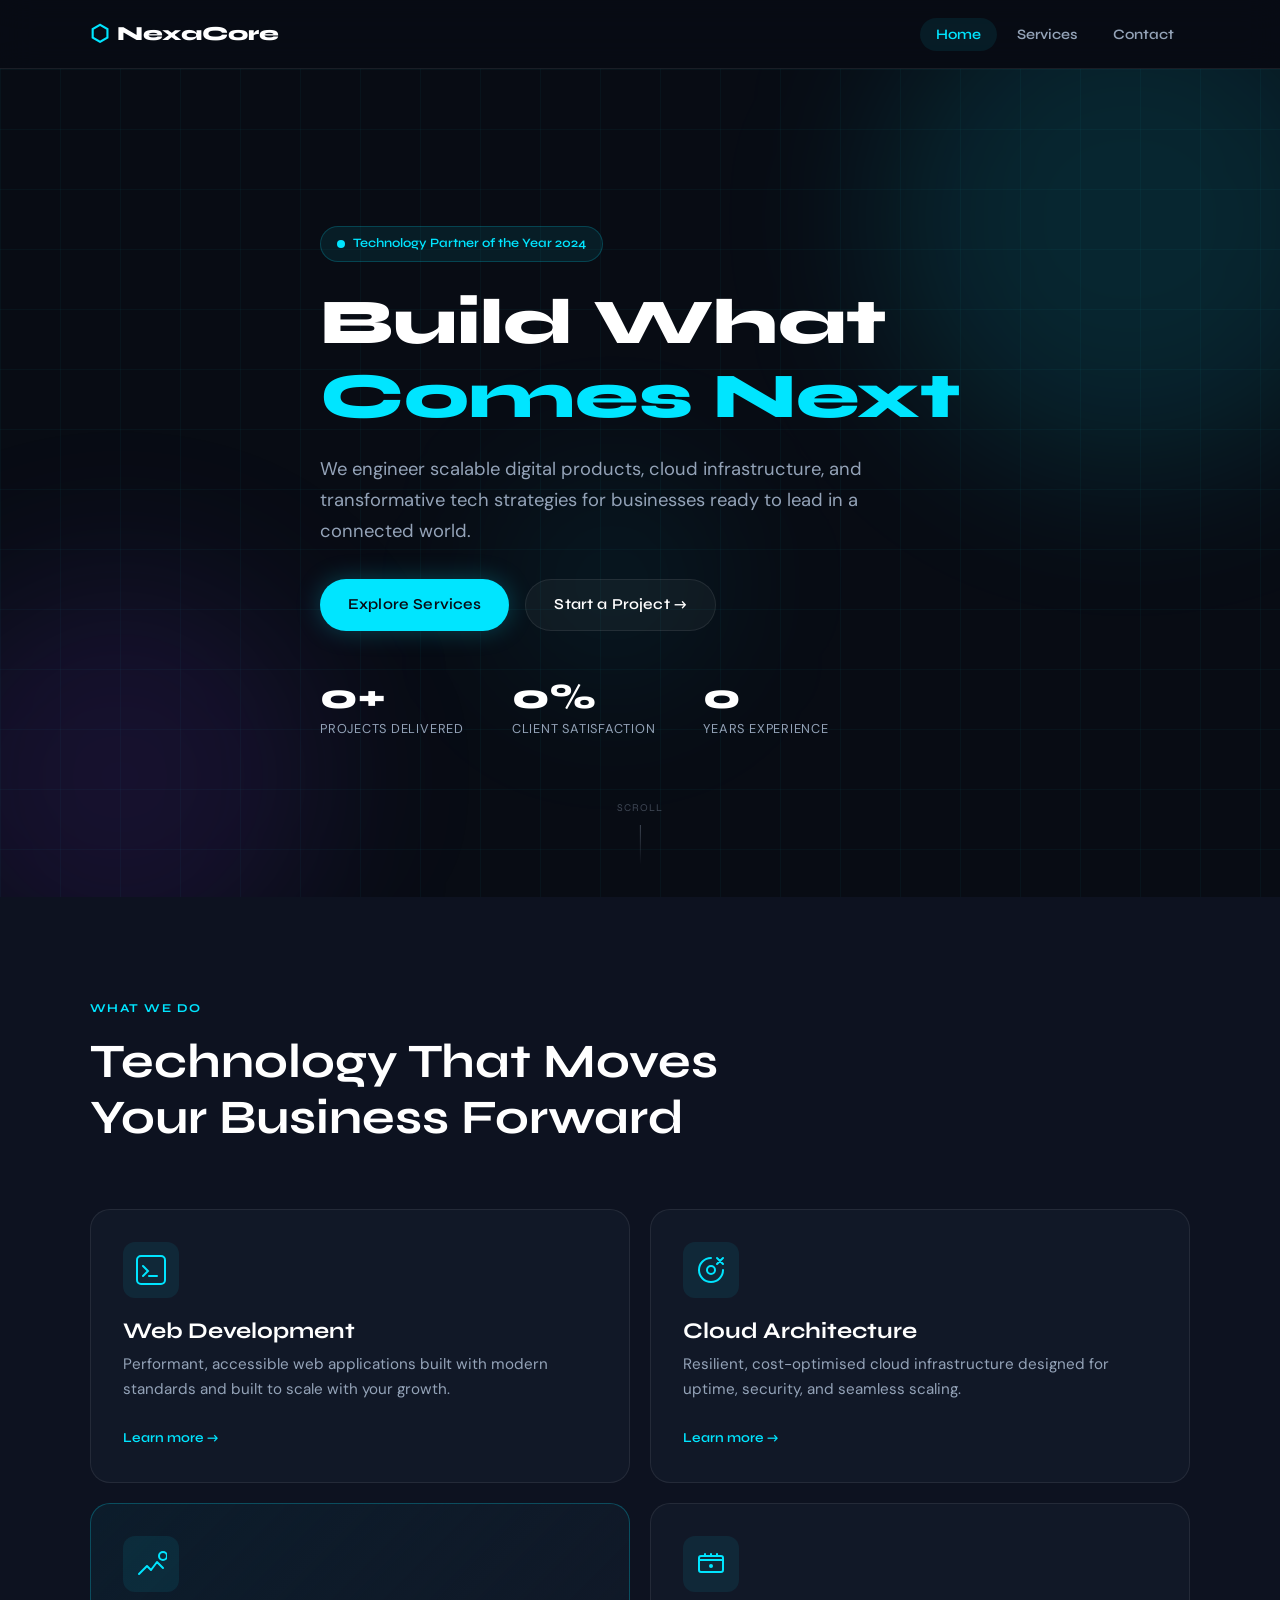
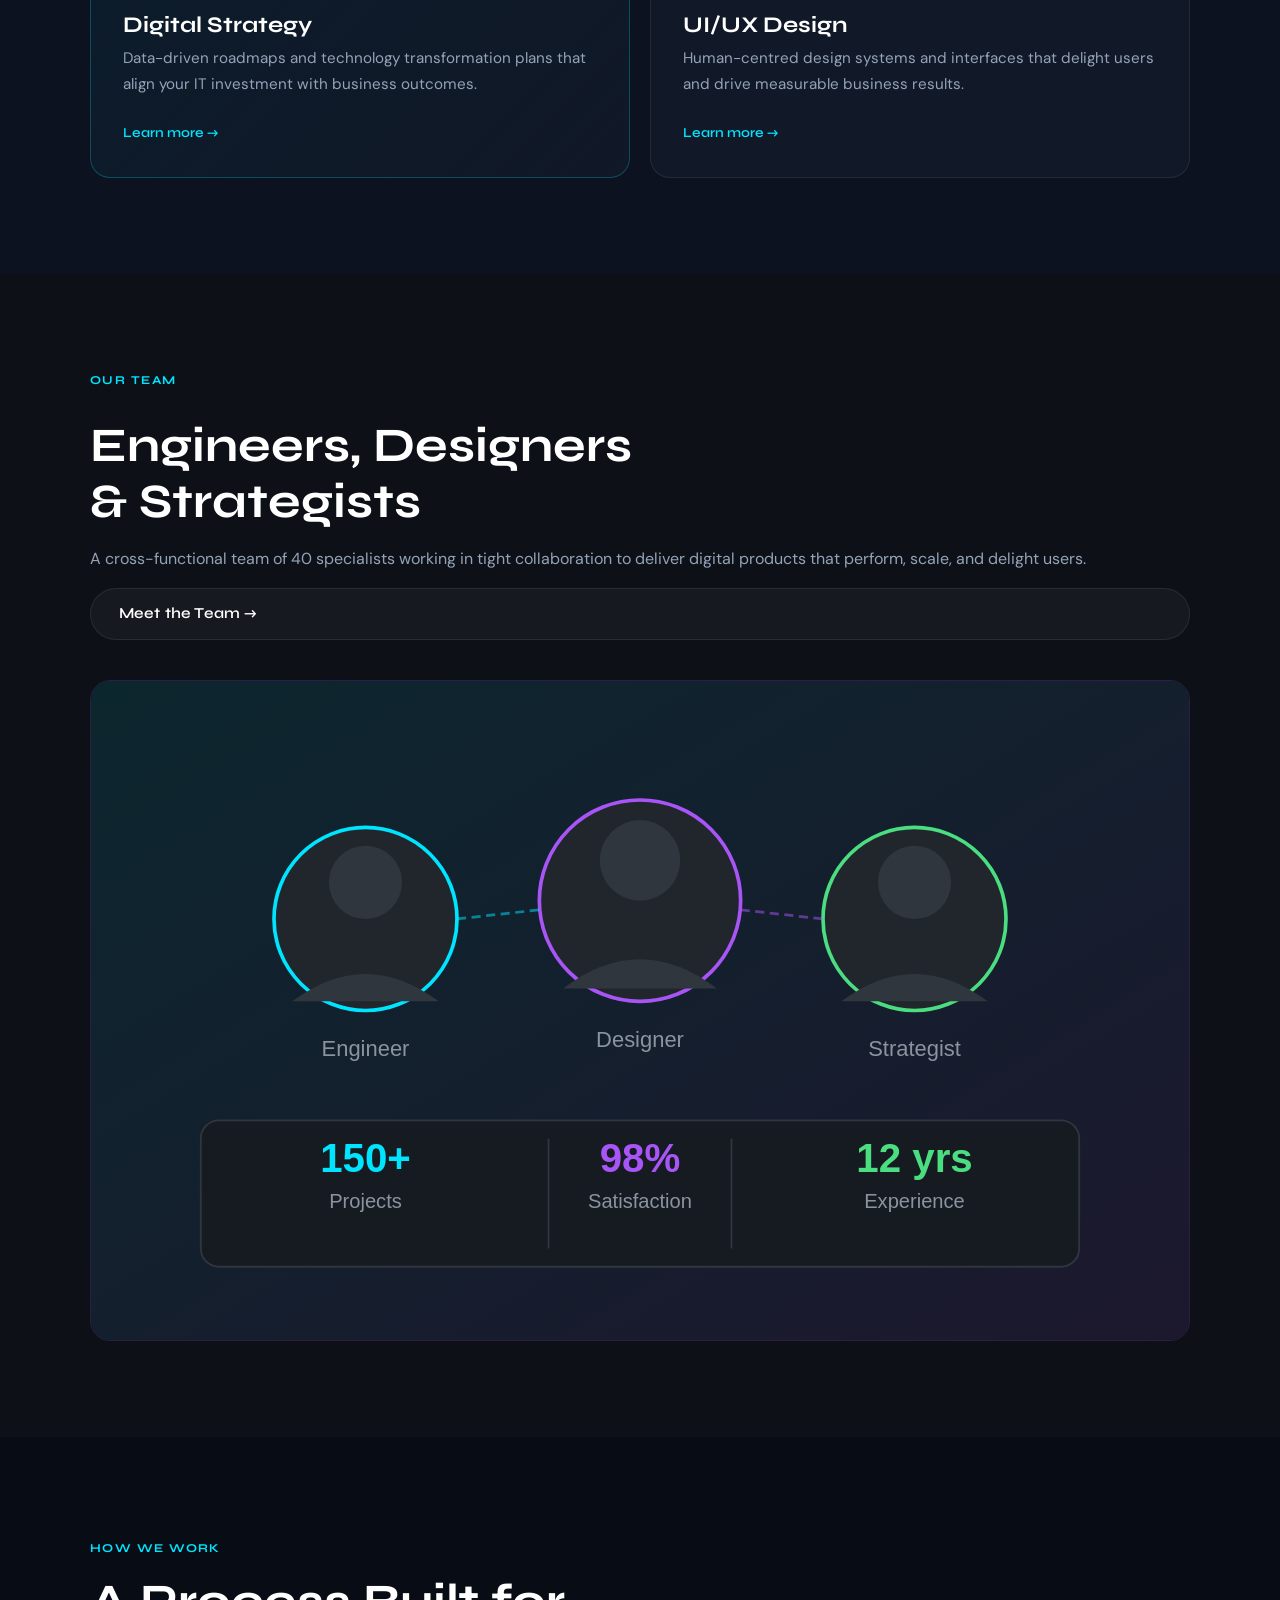
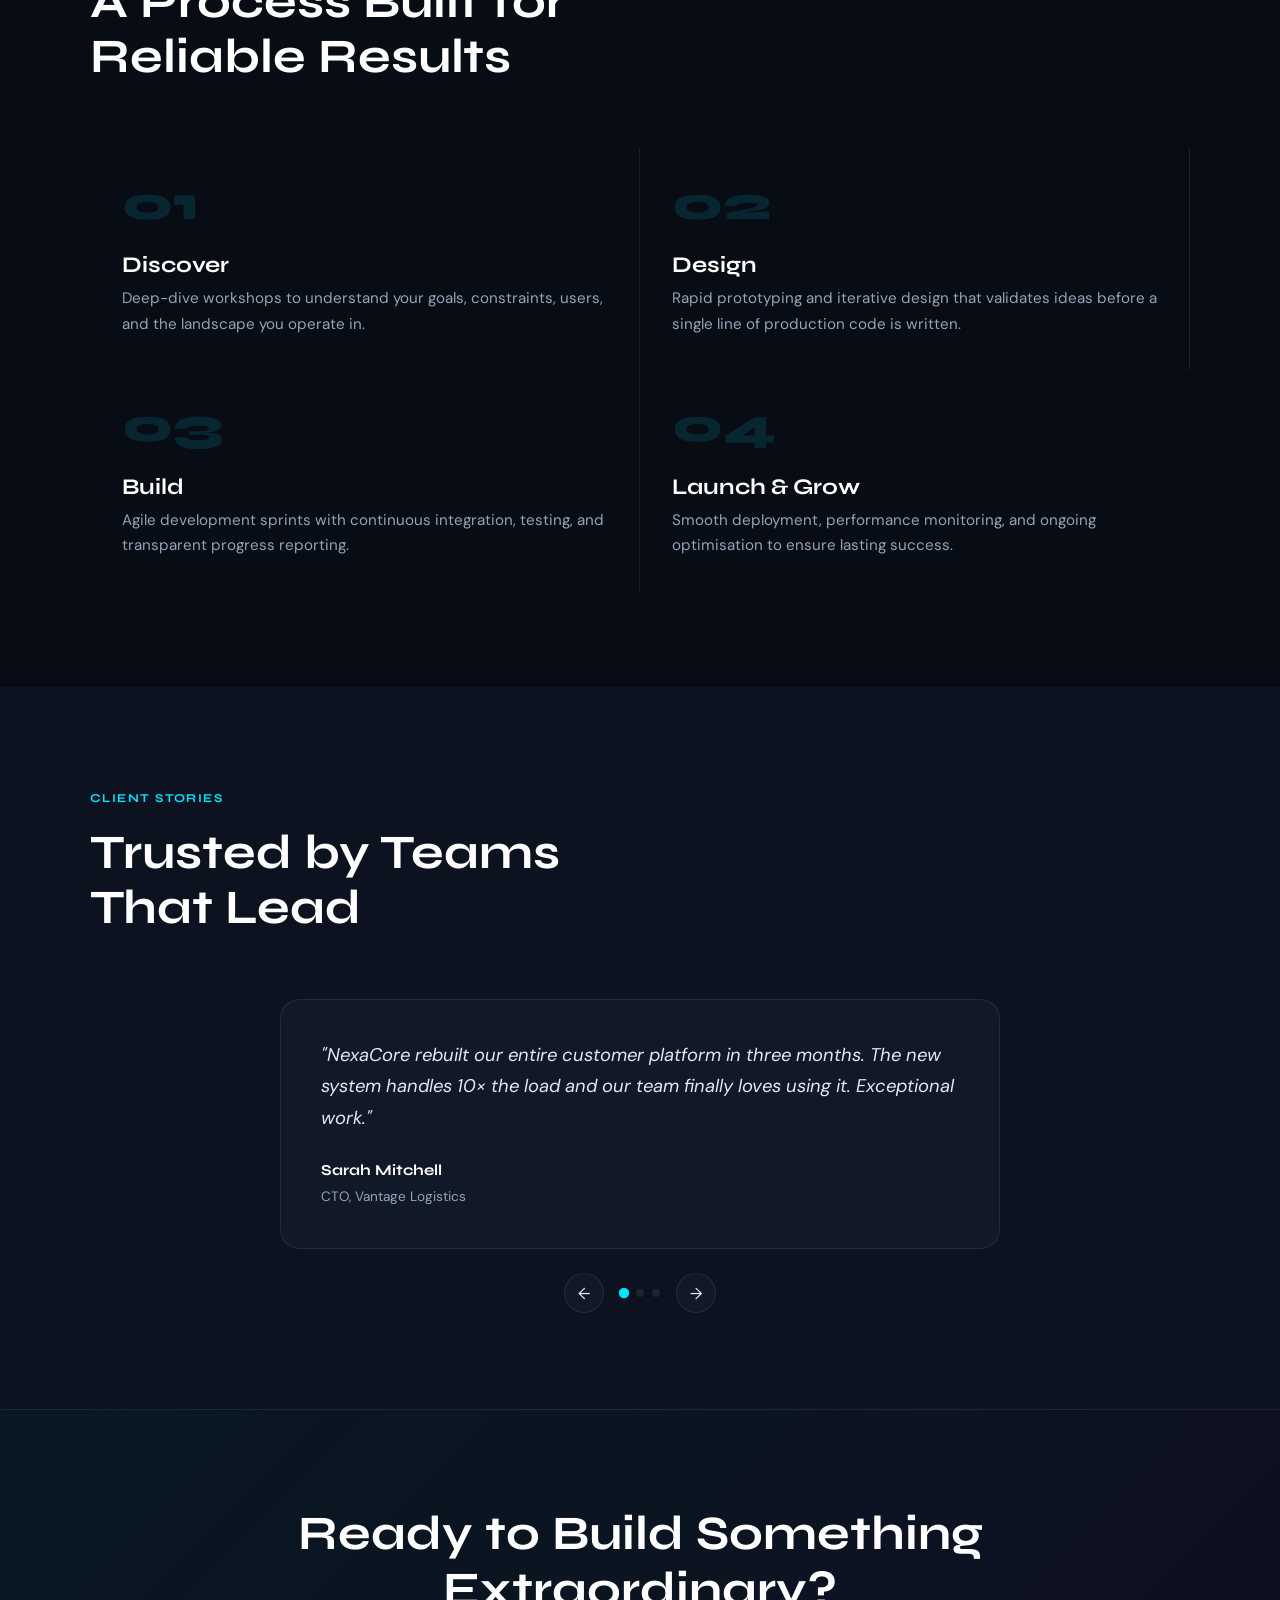
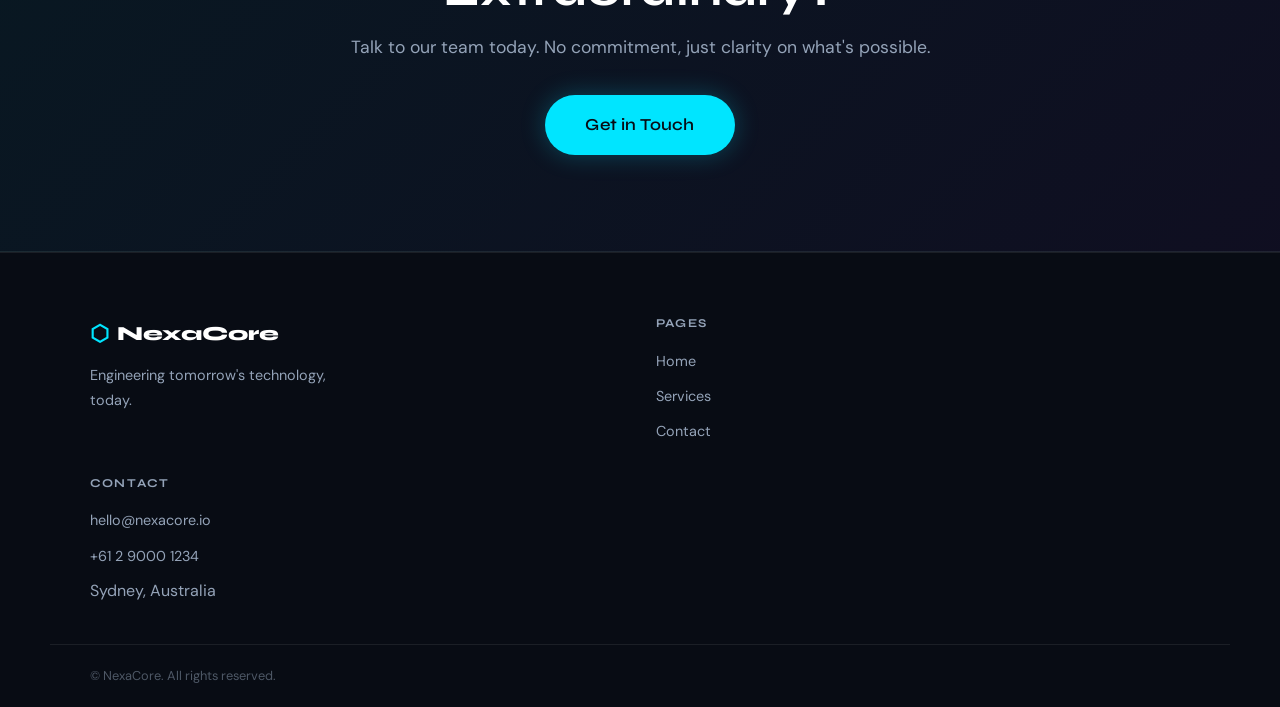
<file: index.html>
<!DOCTYPE html>
<html lang="en">
<head>
  <meta charset="UTF-8" />
  <meta name="viewport" content="width=device-width, initial-scale=1.0" />
  <title>NexaCore — Future-Ready Technology Solutions</title>
  <meta name="description" content="NexaCore delivers cutting-edge technology solutions for businesses ready to scale. Web development, cloud architecture, and digital transformation." />
  <link rel="stylesheet" href="css/style.css" />
  <link rel="preconnect" href="https://fonts.googleapis.com" />
  <link rel="preconnect" href="https://fonts.gstatic.com" crossorigin />
  <link href="https://fonts.googleapis.com/css2?family=Syne:wght@400;600;700;800&family=DM+Sans:ital,wght@0,300;0,400;0,500;1,300&display=swap" rel="stylesheet" />
</head>
<body>

  <!-- Skip to main content for accessibility -->
  <a href="#main-content" class="skip-link">Skip to main content</a>

  <!-- HEADER / NAV -->
  <header class="site-header" role="banner">
    <nav class="navbar" role="navigation" aria-label="Main navigation">
      <a href="index.html" class="logo" aria-label="NexaCore Home">
        <span class="logo-mark" aria-hidden="true">⬡</span>
        <span class="logo-text">NexaCore</span>
      </a>

      <button class="nav-toggle" id="navToggle" aria-controls="navMenu" aria-expanded="false" aria-label="Toggle navigation menu">
        <span class="hamburger" aria-hidden="true"></span>
        <span class="hamburger" aria-hidden="true"></span>
        <span class="hamburger" aria-hidden="true"></span>
      </button>

      <ul class="nav-links" id="navMenu" role="list">
        <li><a href="index.html" class="nav-link active" aria-current="page">Home</a></li>
        <li><a href="services.html" class="nav-link">Services</a></li>
        <li><a href="contact.html" class="nav-link">Contact</a></li>
      </ul>
    </nav>
  </header>

  <!-- MAIN CONTENT -->
  <main id="main-content">

    <!-- HERO SECTION -->
    <section class="hero" aria-labelledby="hero-heading">
      <div class="hero-bg" aria-hidden="true">
        <div class="grid-lines"></div>
        <div class="orb orb-1"></div>
        <div class="orb orb-2"></div>
        <div class="orb orb-3"></div>
      </div>
      <div class="container hero-content">
        <div class="hero-badge" aria-label="Award: Technology Partner of the Year 2024">
          <span class="badge-dot" aria-hidden="true"></span>
          Technology Partner of the Year 2024
        </div>
        <h1 id="hero-heading" class="hero-title">
          Build What<br/>
          <span class="text-accent">Comes Next</span>
        </h1>
        <p class="hero-subtitle">
          We engineer scalable digital products, cloud infrastructure, and transformative tech strategies for businesses ready to lead in a connected world.
        </p>
        <div class="hero-actions">
          <a href="services.html" class="btn btn-primary">Explore Services</a>
          <a href="contact.html" class="btn btn-ghost">Start a Project →</a>
        </div>
        <div class="hero-illustration">
          <img
            src="images/hero-illustration.svg"
            alt="NexaCore web application interface showing semantic HTML code, a browser mockup, and performance statistics dashboard"
            width="600"
            height="400"
            loading="eager"
            class="hero-img"
          />
        </div>
        <div class="hero-stats" role="list" aria-label="Company statistics">
          <div class="stat" role="listitem">
            <span class="stat-number" data-target="150" aria-label="150 plus projects delivered">0+</span>
            <span class="stat-label">Projects Delivered</span>
          </div>
          <div class="stat" role="listitem">
            <span class="stat-number" data-target="98" aria-label="98 percent client satisfaction">0%</span>
            <span class="stat-label">Client Satisfaction</span>
          </div>
          <div class="stat" role="listitem">
            <span class="stat-number" data-target="12" aria-label="12 years industry experience">0</span>
            <span class="stat-label">Years Experience</span>
          </div>
        </div>
      </div>
      <div class="scroll-indicator" aria-hidden="true">
        <span class="scroll-text">Scroll</span>
        <div class="scroll-line"></div>
      </div>
    </section>

    <!-- WHAT WE DO -->
    <section class="what-we-do" aria-labelledby="wwd-heading">
      <div class="container">
        <div class="section-header">
          <span class="section-tag">What We Do</span>
          <h2 id="wwd-heading">Technology That Moves<br/>Your Business Forward</h2>
        </div>
        <div class="services-grid" role="list">
          <article class="service-card" role="listitem" tabindex="0">
            <div class="card-icon" aria-hidden="true">
              <svg width="32" height="32" viewBox="0 0 32 32" fill="none" aria-hidden="true">
                <rect x="2" y="2" width="28" height="28" rx="4" stroke="currentColor" stroke-width="2"/>
                <path d="M8 12L13 17L8 22M14 22H22" stroke="currentColor" stroke-width="2" stroke-linecap="round"/>
              </svg>
            </div>
            <h3>Web Development</h3>
            <p>Performant, accessible web applications built with modern standards and built to scale with your growth.</p>
            <a href="services.html#web-dev" class="card-link" aria-label="Learn more about Web Development">Learn more →</a>
          </article>

          <article class="service-card" role="listitem" tabindex="0">
            <div class="card-icon" aria-hidden="true">
              <svg width="32" height="32" viewBox="0 0 32 32" fill="none" aria-hidden="true">
                <path d="M16 4C9.37 4 4 9.37 4 16C4 22.63 9.37 28 16 28C22.63 28 28 22.63 28 16" stroke="currentColor" stroke-width="2" stroke-linecap="round"/>
                <path d="M22 4L28 10M28 4L22 10" stroke="currentColor" stroke-width="2" stroke-linecap="round"/>
                <circle cx="16" cy="16" r="4" stroke="currentColor" stroke-width="2"/>
              </svg>
            </div>
            <h3>Cloud Architecture</h3>
            <p>Resilient, cost-optimised cloud infrastructure designed for uptime, security, and seamless scaling.</p>
            <a href="services.html#cloud" class="card-link" aria-label="Learn more about Cloud Architecture">Learn more →</a>
          </article>

          <article class="service-card featured" role="listitem" tabindex="0">
            <div class="card-icon" aria-hidden="true">
              <svg width="32" height="32" viewBox="0 0 32 32" fill="none" aria-hidden="true">
                <path d="M4 26L12 18L16 22L22 14L28 20" stroke="currentColor" stroke-width="2" stroke-linecap="round" stroke-linejoin="round"/>
                <circle cx="28" cy="8" r="4" stroke="currentColor" stroke-width="2"/>
              </svg>
            </div>
            <h3>Digital Strategy</h3>
            <p>Data-driven roadmaps and technology transformation plans that align your IT investment with business outcomes.</p>
            <a href="services.html#strategy" class="card-link" aria-label="Learn more about Digital Strategy">Learn more →</a>
          </article>

          <article class="service-card" role="listitem" tabindex="0">
            <div class="card-icon" aria-hidden="true">
              <svg width="32" height="32" viewBox="0 0 32 32" fill="none" aria-hidden="true">
                <rect x="4" y="8" width="24" height="16" rx="2" stroke="currentColor" stroke-width="2"/>
                <path d="M4 12H28M10 8V6M16 8V6M22 8V6" stroke="currentColor" stroke-width="2" stroke-linecap="round"/>
                <circle cx="16" cy="18" r="2" fill="currentColor"/>
              </svg>
            </div>
            <h3>UI/UX Design</h3>
            <p>Human-centred design systems and interfaces that delight users and drive measurable business results.</p>
            <a href="services.html#design" class="card-link" aria-label="Learn more about UI/UX Design">Learn more →</a>
          </article>
        </div>
      </div>
    </section>

    <!-- TEAM / ABOUT IMAGE SECTION -->
    <section class="about-img-section" aria-labelledby="about-img-heading">
      <div class="container about-img-inner">
        <div class="about-img-text">
          <span class="section-tag">Our Team</span>
          <h2 id="about-img-heading">Engineers, Designers<br/>& Strategists</h2>
          <p>A cross-functional team of 40 specialists working in tight collaboration to deliver digital products that perform, scale, and delight users.</p>
          <a href="contact.html" class="btn btn-ghost">Meet the Team →</a>
        </div>
        <figure class="about-img-figure">
          <img
            src="images/team-collaboration.svg"
            alt="Illustration of three NexaCore team members — an engineer, designer, and strategist — connected and collaborating, with company statistics showing 150 projects, 98% satisfaction, and 12 years experience"
            width="600"
            height="360"
            loading="lazy"
          />
          <figcaption class="sr-only">NexaCore team collaboration overview with key company statistics</figcaption>
        </figure>
      </div>
    </section>

    <!-- PROCESS SECTION -->
    <section class="process" aria-labelledby="process-heading">
      <div class="container">
        <div class="section-header">
          <span class="section-tag">How We Work</span>
          <h2 id="process-heading">A Process Built for<br/>Reliable Results</h2>
        </div>
        <ol class="process-steps" aria-label="Our 4-step process">
          <li class="process-step">
            <span class="step-number" aria-hidden="true">01</span>
            <div class="step-content">
              <h3>Discover</h3>
              <p>Deep-dive workshops to understand your goals, constraints, users, and the landscape you operate in.</p>
            </div>
          </li>
          <li class="process-step">
            <span class="step-number" aria-hidden="true">02</span>
            <div class="step-content">
              <h3>Design</h3>
              <p>Rapid prototyping and iterative design that validates ideas before a single line of production code is written.</p>
            </div>
          </li>
          <li class="process-step">
            <span class="step-number" aria-hidden="true">03</span>
            <div class="step-content">
              <h3>Build</h3>
              <p>Agile development sprints with continuous integration, testing, and transparent progress reporting.</p>
            </div>
          </li>
          <li class="process-step">
            <span class="step-number" aria-hidden="true">04</span>
            <div class="step-content">
              <h3>Launch &amp; Grow</h3>
              <p>Smooth deployment, performance monitoring, and ongoing optimisation to ensure lasting success.</p>
            </div>
          </li>
        </ol>
      </div>
    </section>

    <!-- TESTIMONIALS -->
    <section class="testimonials" aria-labelledby="testimonials-heading">
      <div class="container">
        <div class="section-header">
          <span class="section-tag">Client Stories</span>
          <h2 id="testimonials-heading">Trusted by Teams<br/>That Lead</h2>
        </div>
        <div class="testimonials-slider" role="region" aria-label="Client testimonials carousel">
          <div class="testimonial-track" id="testimonialTrack" aria-live="polite">

            <blockquote class="testimonial-card active" aria-label="Testimonial 1 of 3">
              <p>"NexaCore rebuilt our entire customer platform in three months. The new system handles 10× the load and our team finally loves using it. Exceptional work."</p>
              <footer>
                <cite>
                  <strong>Sarah Mitchell</strong>
                  <span>CTO, Vantage Logistics</span>
                </cite>
              </footer>
            </blockquote>

            <blockquote class="testimonial-card" aria-label="Testimonial 2 of 3">
              <p>"Their cloud migration strategy saved us $200k in the first year alone. The team's technical depth and communication made a complex project feel effortless."</p>
              <footer>
                <cite>
                  <strong>James Okafor</strong>
                  <span>VP Engineering, Crestline Finance</span>
                </cite>
              </footer>
            </blockquote>

            <blockquote class="testimonial-card" aria-label="Testimonial 3 of 3">
              <p>"From wireframes to launch in eight weeks. The attention to accessibility and performance set our product apart from every competitor we benchmarked against."</p>
              <footer>
                <cite>
                  <strong>Priya Nair</strong>
                  <span>Product Director, HealthLink</span>
                </cite>
              </footer>
            </blockquote>

          </div>
          <div class="testimonial-controls">
            <button class="testimonial-btn" id="prevTestimonial" aria-label="Previous testimonial">←</button>
            <div class="testimonial-dots" id="testimonialDots" role="tablist" aria-label="Testimonial navigation">
              <button class="dot active" role="tab" aria-selected="true" aria-label="Go to testimonial 1"></button>
              <button class="dot" role="tab" aria-selected="false" aria-label="Go to testimonial 2"></button>
              <button class="dot" role="tab" aria-selected="false" aria-label="Go to testimonial 3"></button>
            </div>
            <button class="testimonial-btn" id="nextTestimonial" aria-label="Next testimonial">→</button>
          </div>
        </div>
      </div>
    </section>

    <!-- CTA BANNER -->
    <section class="cta-banner" aria-labelledby="cta-heading">
      <div class="container">
        <h2 id="cta-heading">Ready to Build Something<br/>Extraordinary?</h2>
        <p>Talk to our team today. No commitment, just clarity on what's possible.</p>
        <a href="contact.html" class="btn btn-primary btn-lg">Get in Touch</a>
      </div>
    </section>

  </main>

  <!-- FOOTER -->
  <footer class="site-footer" role="contentinfo">
    <div class="container footer-inner">
      <div class="footer-brand">
        <a href="index.html" class="logo" aria-label="NexaCore Home">
          <span class="logo-mark" aria-hidden="true">⬡</span>
          <span class="logo-text">NexaCore</span>
        </a>
        <p>Engineering tomorrow's technology, today.</p>
      </div>
      <nav class="footer-nav" aria-label="Footer navigation">
        <h3>Pages</h3>
        <ul role="list">
          <li><a href="index.html">Home</a></li>
          <li><a href="services.html">Services</a></li>
          <li><a href="contact.html">Contact</a></li>
        </ul>
      </nav>
      <div class="footer-contact">
        <h3>Contact</h3>
        <address>
          <p><a href="mailto:hello@nexacore.io">hello@nexacore.io</a></p>
          <p><a href="tel:+61290001234">+61 2 9000 1234</a></p>
          <p>Sydney, Australia</p>
        </address>
      </div>
    </div>
    <div class="footer-bottom">
      <p>© <span id="footerYear"></span> NexaCore. All rights reserved.</p>
    </div>
  </footer>

  <!-- BACK TO TOP -->
  <button class="back-to-top" id="backToTop" aria-label="Back to top of page" hidden>↑</button>

  <!-- Modal -->
  <div class="modal-overlay" id="modalOverlay" role="dialog" aria-modal="true" aria-labelledby="modalTitle" aria-hidden="true">
    <div class="modal">
      <button class="modal-close" id="modalClose" aria-label="Close modal">×</button>
      <h2 id="modalTitle">Quick Connect</h2>
      <p>Drop your email and we'll reach out within 24 hours to discuss your project.</p>
      <form id="quickForm" novalidate aria-label="Quick contact form">
        <div class="form-group">
          <label for="quickEmail">Email Address <span aria-hidden="true">*</span><span class="sr-only">(required)</span></label>
          <input type="email" id="quickEmail" name="email" required autocomplete="email" aria-describedby="quickEmailError" placeholder="you@company.com" />
          <span class="field-error" id="quickEmailError" role="alert" aria-live="polite"></span>
        </div>
        <button type="submit" class="btn btn-primary" style="width:100%">Send →</button>
      </form>
    </div>
  </div>

  <script src="js/main.js"></script>
</body>
</html>
</file>
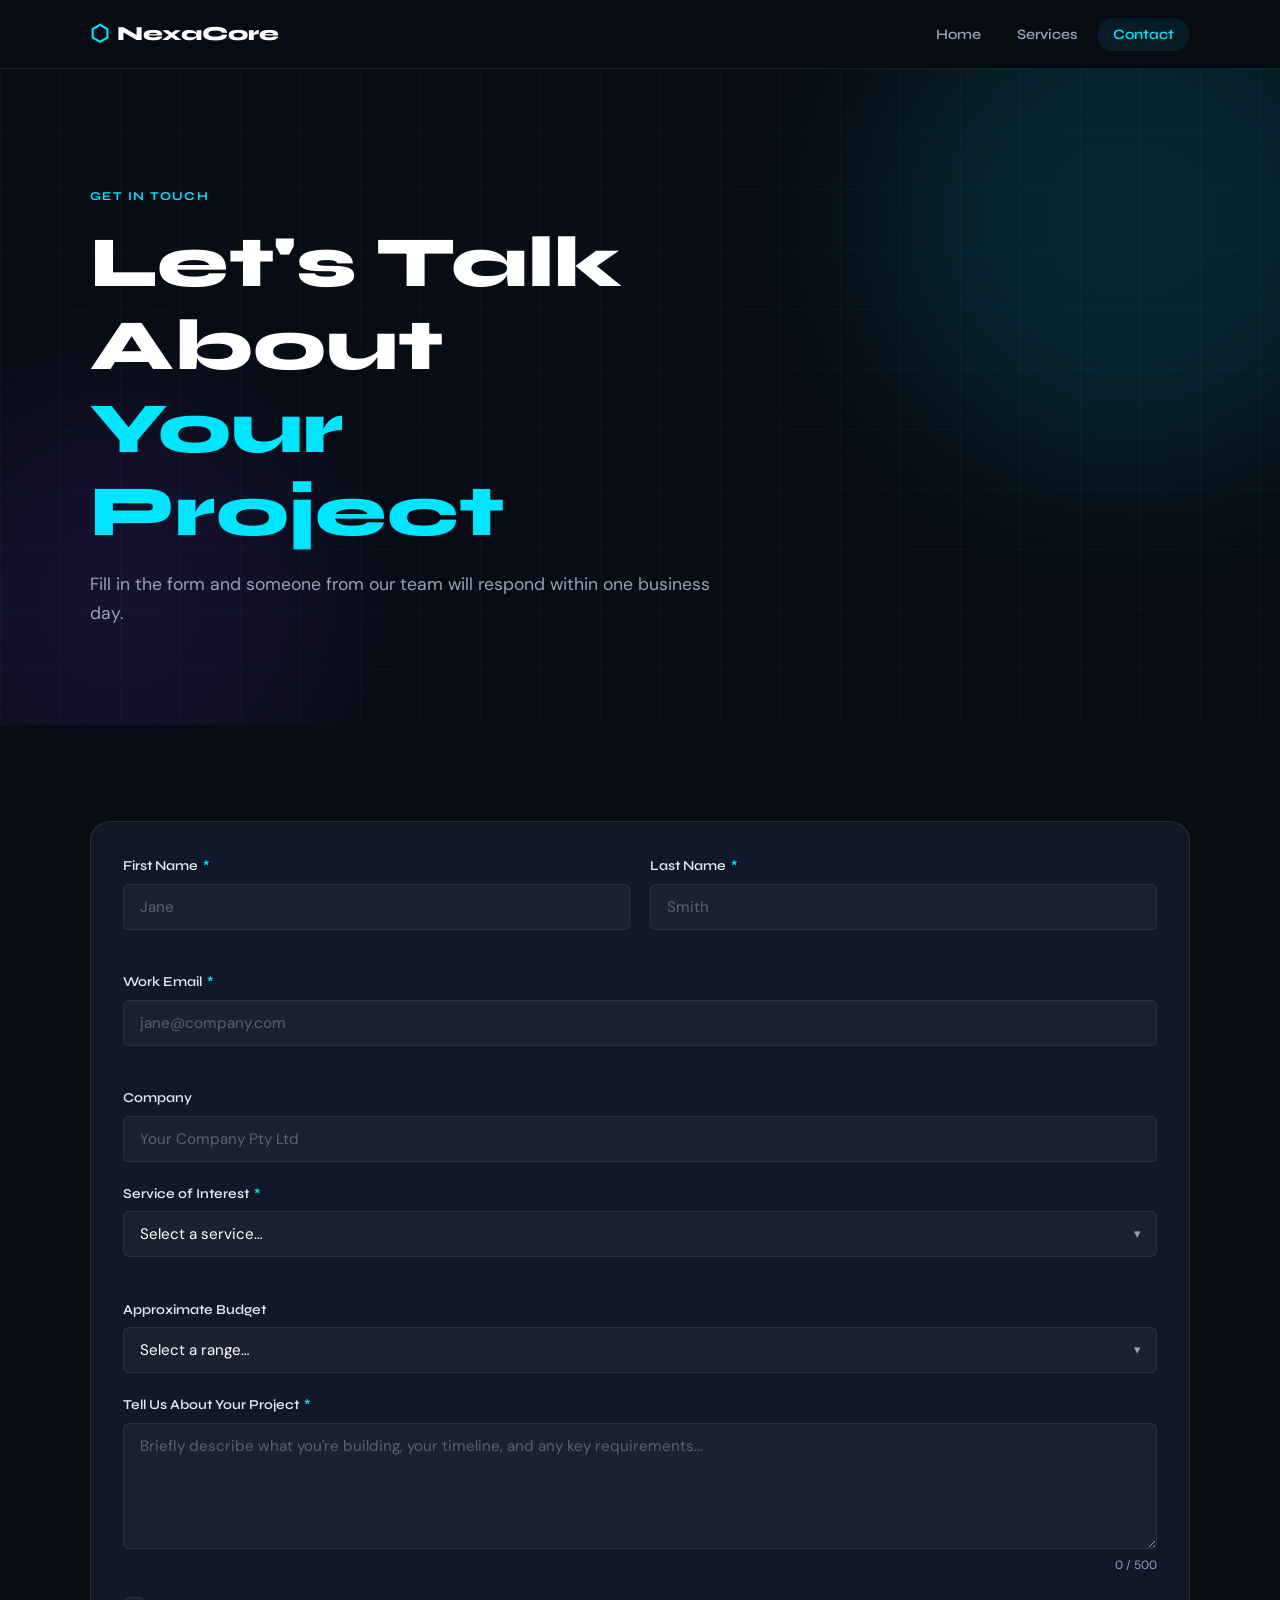
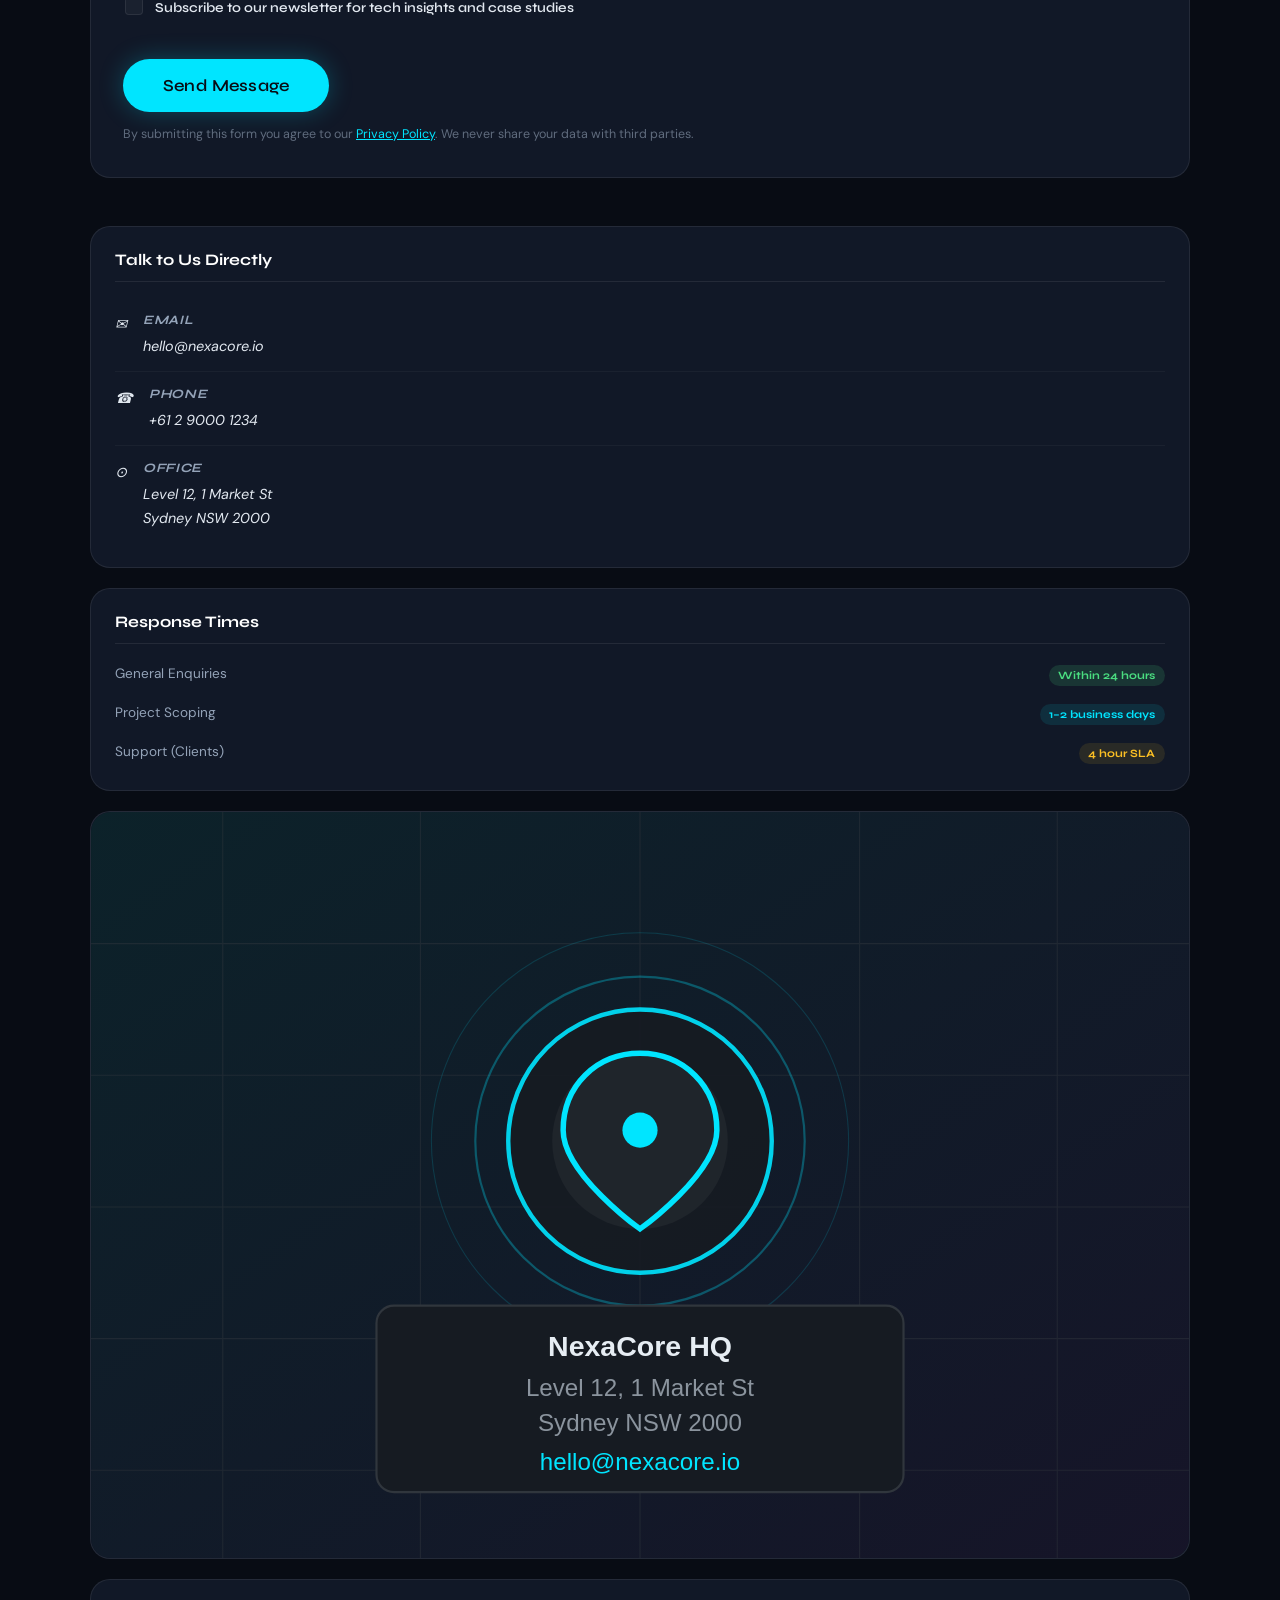
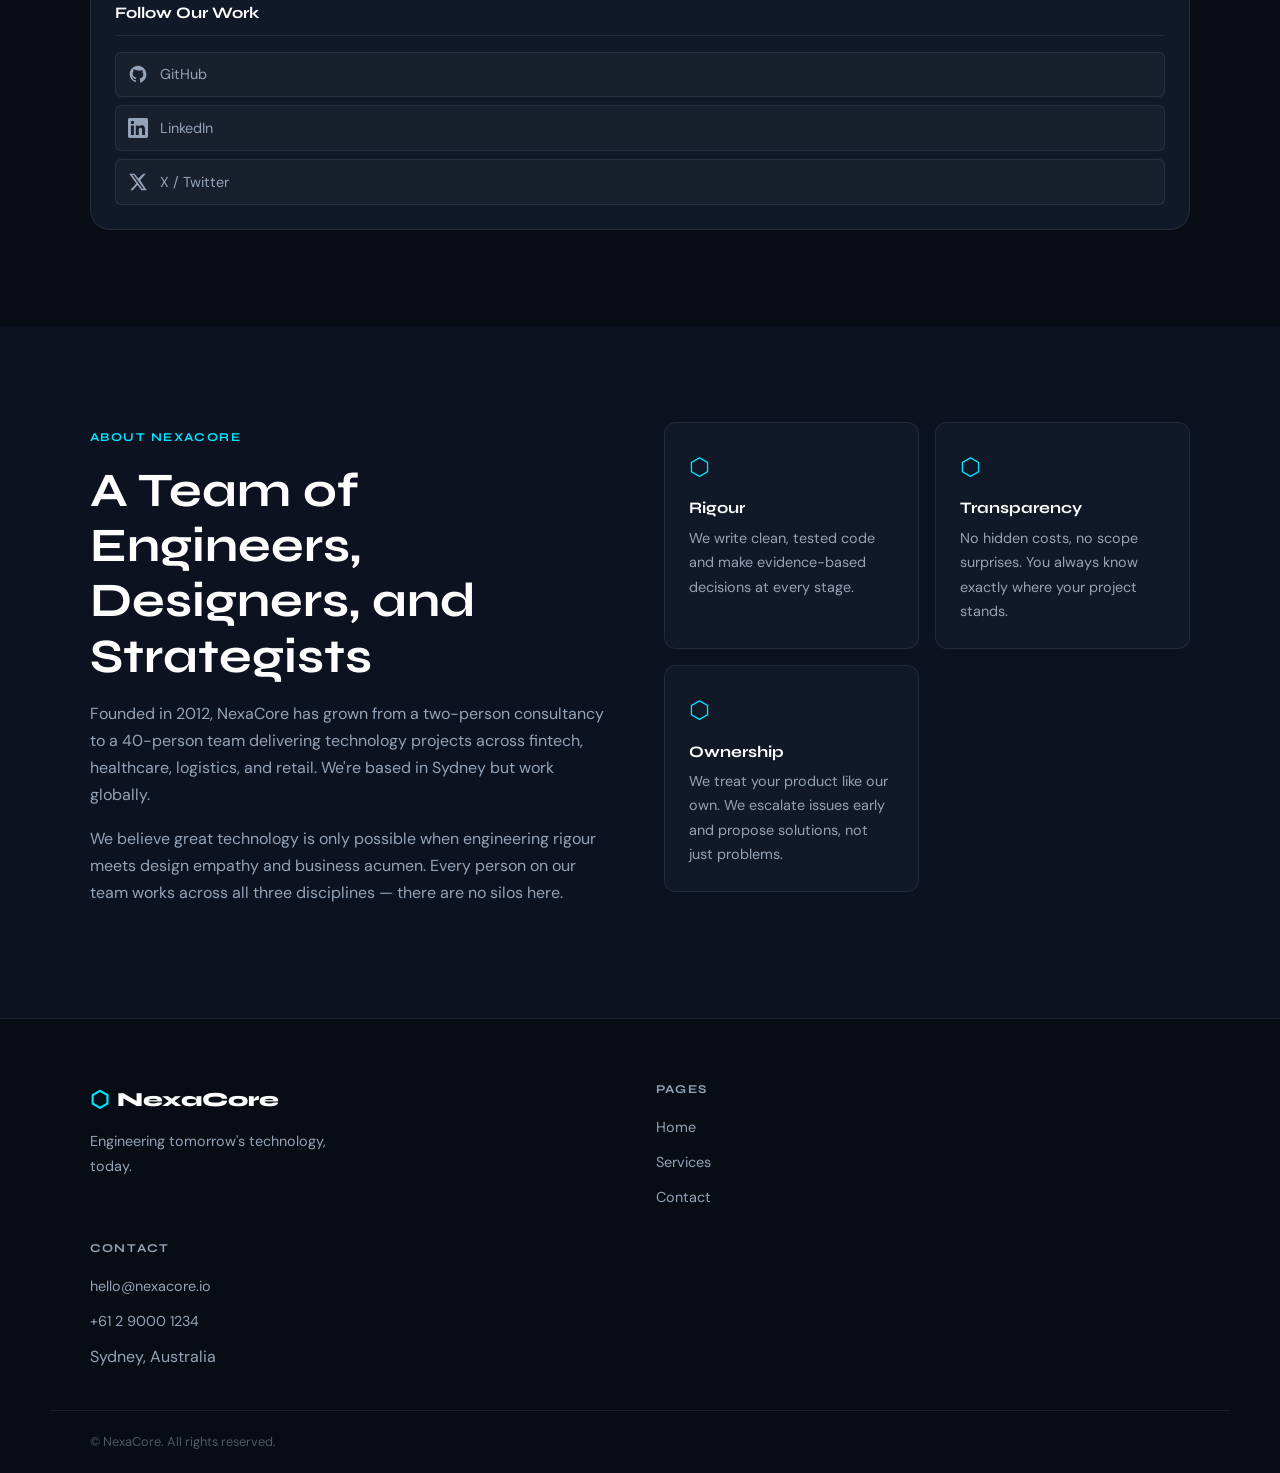
<file: contact.html>
<!DOCTYPE html>
<html lang="en">
<head>
  <meta charset="UTF-8" />
  <meta name="viewport" content="width=device-width, initial-scale=1.0" />
  <title>Contact — NexaCore Technology Solutions</title>
  <meta name="description" content="Get in touch with NexaCore. Tell us about your project and we'll respond within one business day." />
  <link rel="stylesheet" href="css/style.css" />
  <link rel="preconnect" href="https://fonts.googleapis.com" />
  <link rel="preconnect" href="https://fonts.gstatic.com" crossorigin />
  <link href="https://fonts.googleapis.com/css2?family=Syne:wght@400;600;700;800&family=DM+Sans:ital,wght@0,300;0,400;0,500;1,300&display=swap" rel="stylesheet" />
</head>
<body>

  <a href="#main-content" class="skip-link">Skip to main content</a>

  <header class="site-header" role="banner">
    <nav class="navbar" role="navigation" aria-label="Main navigation">
      <a href="index.html" class="logo" aria-label="NexaCore Home">
        <span class="logo-mark" aria-hidden="true">⬡</span>
        <span class="logo-text">NexaCore</span>
      </a>
      <button class="nav-toggle" id="navToggle" aria-controls="navMenu" aria-expanded="false" aria-label="Toggle navigation menu">
        <span class="hamburger" aria-hidden="true"></span>
        <span class="hamburger" aria-hidden="true"></span>
        <span class="hamburger" aria-hidden="true"></span>
      </button>
      <ul class="nav-links" id="navMenu" role="list">
        <li><a href="index.html" class="nav-link">Home</a></li>
        <li><a href="services.html" class="nav-link">Services</a></li>
        <li><a href="contact.html" class="nav-link active" aria-current="page">Contact</a></li>
      </ul>
    </nav>
  </header>

  <main id="main-content">

    <!-- PAGE HERO -->
    <section class="page-hero" aria-labelledby="contact-hero-heading">
      <div class="hero-bg" aria-hidden="true">
        <div class="grid-lines"></div>
        <div class="orb orb-1"></div>
        <div class="orb orb-2"></div>
      </div>
      <div class="container">
        <div class="page-hero-content">
          <span class="section-tag">Get In Touch</span>
          <h1 id="contact-hero-heading">Let's Talk About<br/><span class="text-accent">Your Project</span></h1>
          <p>Fill in the form and someone from our team will respond within one business day.</p>
        </div>
      </div>
    </section>

    <!-- CONTACT SECTION -->
    <section class="contact-section" aria-labelledby="contact-form-heading">
      <div class="container contact-layout">

        <!-- FORM -->
        <div class="contact-form-wrap">
          <h2 id="contact-form-heading" class="sr-only">Contact Form</h2>
          <form id="contactForm" class="contact-form" novalidate aria-label="Project enquiry form">

            <div class="form-row">
              <div class="form-group">
                <label for="firstName">First Name <span aria-hidden="true">*</span><span class="sr-only">(required)</span></label>
                <input type="text" id="firstName" name="firstName" required autocomplete="given-name"
                  placeholder="Jane" aria-describedby="firstNameError" />
                <span class="field-error" id="firstNameError" role="alert" aria-live="polite"></span>
              </div>
              <div class="form-group">
                <label for="lastName">Last Name <span aria-hidden="true">*</span><span class="sr-only">(required)</span></label>
                <input type="text" id="lastName" name="lastName" required autocomplete="family-name"
                  placeholder="Smith" aria-describedby="lastNameError" />
                <span class="field-error" id="lastNameError" role="alert" aria-live="polite"></span>
              </div>
            </div>

            <div class="form-group">
              <label for="email">Work Email <span aria-hidden="true">*</span><span class="sr-only">(required)</span></label>
              <input type="email" id="email" name="email" required autocomplete="email"
                placeholder="jane@company.com" aria-describedby="emailError" />
              <span class="field-error" id="emailError" role="alert" aria-live="polite"></span>
            </div>

            <div class="form-group">
              <label for="company">Company</label>
              <input type="text" id="company" name="company" autocomplete="organization"
                placeholder="Your Company Pty Ltd" />
            </div>

            <div class="form-group">
              <label for="service">Service of Interest <span aria-hidden="true">*</span><span class="sr-only">(required)</span></label>
              <div class="select-wrap">
                <select id="service" name="service" required aria-describedby="serviceError">
                  <option value="" disabled selected>Select a service…</option>
                  <option value="web">Web Development</option>
                  <option value="cloud">Cloud Architecture</option>
                  <option value="strategy">Digital Strategy</option>
                  <option value="design">UI/UX Design</option>
                  <option value="other">Other / Not Sure</option>
                </select>
                <span class="select-arrow" aria-hidden="true">▾</span>
              </div>
              <span class="field-error" id="serviceError" role="alert" aria-live="polite"></span>
            </div>

            <div class="form-group">
              <label for="budget">Approximate Budget</label>
              <div class="select-wrap">
                <select id="budget" name="budget">
                  <option value="" disabled selected>Select a range…</option>
                  <option value="<10k">Under $10,000</option>
                  <option value="10-50k">$10,000 – $50,000</option>
                  <option value="50-150k">$50,000 – $150,000</option>
                  <option value="150k+">$150,000+</option>
                </select>
                <span class="select-arrow" aria-hidden="true">▾</span>
              </div>
            </div>

            <div class="form-group">
              <label for="message">Tell Us About Your Project <span aria-hidden="true">*</span><span class="sr-only">(required)</span></label>
              <textarea id="message" name="message" required rows="5"
                placeholder="Briefly describe what you're building, your timeline, and any key requirements…"
                aria-describedby="messageError charCount"></textarea>
              <div class="textarea-footer">
                <span class="field-error" id="messageError" role="alert" aria-live="polite"></span>
                <span class="char-count" id="charCount" aria-live="polite">0 / 500</span>
              </div>
            </div>

            <div class="form-group checkbox-group">
              <label class="checkbox-label">
                <input type="checkbox" id="newsletter" name="newsletter" />
                <span class="checkbox-custom" aria-hidden="true"></span>
                Subscribe to our newsletter for tech insights and case studies
              </label>
            </div>

            <!-- Form status region -->
            <div id="formStatus" role="status" aria-live="polite" aria-atomic="true"></div>

            <button type="submit" class="btn btn-primary btn-lg submit-btn" id="submitBtn">
              <span class="btn-text">Send Message</span>
              <span class="btn-loading" aria-hidden="true" hidden>Sending…</span>
            </button>

            <p class="form-disclaimer">
              By submitting this form you agree to our <a href="#">Privacy Policy</a>.
              We never share your data with third parties.
            </p>

          </form>
        </div>

        <!-- SIDEBAR INFO -->
        <aside class="contact-info" aria-label="Contact information">

          <div class="info-card">
            <h3>Talk to Us Directly</h3>
            <address>
              <div class="info-item">
                <span class="info-icon" aria-hidden="true">✉</span>
                <div>
                  <strong>Email</strong>
                  <a href="mailto:hello@nexacore.io">hello@nexacore.io</a>
                </div>
              </div>
              <div class="info-item">
                <span class="info-icon" aria-hidden="true">☎</span>
                <div>
                  <strong>Phone</strong>
                  <a href="tel:+61290001234">+61 2 9000 1234</a>
                </div>
              </div>
              <div class="info-item">
                <span class="info-icon" aria-hidden="true">⊙</span>
                <div>
                  <strong>Office</strong>
                  <span>Level 12, 1 Market St<br/>Sydney NSW 2000</span>
                </div>
              </div>
            </address>
          </div>

          <div class="info-card">
            <h3>Response Times</h3>
            <dl class="response-times">
              <div class="rt-item">
                <dt>General Enquiries</dt>
                <dd><span class="rt-badge green">Within 24 hours</span></dd>
              </div>
              <div class="rt-item">
                <dt>Project Scoping</dt>
                <dd><span class="rt-badge blue">1–2 business days</span></dd>
              </div>
              <div class="rt-item">
                <dt>Support (Clients)</dt>
                <dd><span class="rt-badge orange">4 hour SLA</span></dd>
              </div>
            </dl>
          </div>

          <div class="info-card location-card">
            <figure>
              <img
                src="images/contact-office.svg"
                alt="Map showing NexaCore's office location at Level 12, 1 Market Street, Sydney NSW 2000, with contact email hello@nexacore.io"
                width="500"
                height="340"
                loading="lazy"
              />
              <figcaption class="sr-only">NexaCore office location in Sydney, Australia</figcaption>
            </figure>
          </div>

          <div class="info-card social-card">
            <h3>Follow Our Work</h3>
            <div class="social-links" role="list">
              <a href="#" class="social-link" role="listitem" aria-label="NexaCore on GitHub">
                <svg width="20" height="20" viewBox="0 0 24 24" fill="currentColor" aria-hidden="true">
                  <path d="M12 2C6.48 2 2 6.48 2 12c0 4.42 2.87 8.17 6.84 9.49.5.09.68-.22.68-.48v-1.69C6.73 19.91 6.14 18 6.14 18c-.46-1.16-1.11-1.47-1.11-1.47-.91-.62.07-.61.07-.61 1 .07 1.53 1.03 1.53 1.03.89 1.52 2.34 1.08 2.91.83.09-.65.35-1.08.63-1.33-2.22-.25-4.55-1.11-4.55-4.94 0-1.09.39-1.98 1.03-2.68-.1-.25-.45-1.27.1-2.64 0 0 .84-.27 2.75 1.02A9.56 9.56 0 0112 7.8c.85.004 1.7.115 2.5.336 1.9-1.29 2.74-1.02 2.74-1.02.55 1.37.2 2.39.1 2.64.64.7 1.03 1.59 1.03 2.68 0 3.84-2.34 4.68-4.57 4.93.36.31.68.92.68 1.85v2.74c0 .27.18.58.69.48A10.01 10.01 0 0022 12c0-5.52-4.48-10-10-10z"/>
                </svg>
                GitHub
              </a>
              <a href="#" class="social-link" role="listitem" aria-label="NexaCore on LinkedIn">
                <svg width="20" height="20" viewBox="0 0 24 24" fill="currentColor" aria-hidden="true">
                  <path d="M20.45 20.45h-3.55v-5.57c0-1.33-.02-3.04-1.85-3.04-1.85 0-2.14 1.45-2.14 2.94v5.67H9.35V9h3.41v1.56h.05c.47-.89 1.63-1.85 3.35-1.85 3.58 0 4.24 2.36 4.24 5.43l.05 6.31zM5.34 7.43a2.06 2.06 0 11.001-4.121A2.06 2.06 0 015.34 7.43zM7.12 20.45H3.56V9h3.56v11.45zM22.22 0H1.77C.8 0 0 .77 0 1.73v20.54C0 23.23.8 24 1.77 24h20.45C23.2 24 24 23.23 24 22.27V1.73C24 .77 23.2 0 22.22 0z"/>
                </svg>
                LinkedIn
              </a>
              <a href="#" class="social-link" role="listitem" aria-label="NexaCore on Twitter / X">
                <svg width="20" height="20" viewBox="0 0 24 24" fill="currentColor" aria-hidden="true">
                  <path d="M18.24 2h3.1l-6.78 7.75L22.5 22h-6.25l-4.89-6.4-5.6 6.4H2.65l7.26-8.3L1.5 2h6.41l4.42 5.84L18.24 2zm-1.09 18h1.72L6.93 3.74H5.09L17.15 20z"/>
                </svg>
                X / Twitter
              </a>
            </div>
          </div>

        </aside>
      </div>
    </section>

    <!-- ABOUT SECTION -->
    <section class="about-section" aria-labelledby="about-heading">
      <div class="container">
        <div class="about-inner">
          <div class="about-text">
            <span class="section-tag">About NexaCore</span>
            <h2 id="about-heading">A Team of Engineers,<br/>Designers, and Strategists</h2>
            <p>Founded in 2012, NexaCore has grown from a two-person consultancy to a 40-person team delivering technology projects across fintech, healthcare, logistics, and retail. We're based in Sydney but work globally.</p>
            <p>We believe great technology is only possible when engineering rigour meets design empathy and business acumen. Every person on our team works across all three disciplines — there are no silos here.</p>
          </div>
          <div class="about-values" role="list" aria-label="Our core values">
            <div class="value-card" role="listitem">
              <span class="value-icon" aria-hidden="true">⬡</span>
              <h3>Rigour</h3>
              <p>We write clean, tested code and make evidence-based decisions at every stage.</p>
            </div>
            <div class="value-card" role="listitem">
              <span class="value-icon" aria-hidden="true">⬡</span>
              <h3>Transparency</h3>
              <p>No hidden costs, no scope surprises. You always know exactly where your project stands.</p>
            </div>
            <div class="value-card" role="listitem">
              <span class="value-icon" aria-hidden="true">⬡</span>
              <h3>Ownership</h3>
              <p>We treat your product like our own. We escalate issues early and propose solutions, not just problems.</p>
            </div>
          </div>
        </div>
      </div>
    </section>

  </main>

  <footer class="site-footer" role="contentinfo">
    <div class="container footer-inner">
      <div class="footer-brand">
        <a href="index.html" class="logo" aria-label="NexaCore Home">
          <span class="logo-mark" aria-hidden="true">⬡</span>
          <span class="logo-text">NexaCore</span>
        </a>
        <p>Engineering tomorrow's technology, today.</p>
      </div>
      <nav class="footer-nav" aria-label="Footer navigation">
        <h3>Pages</h3>
        <ul role="list">
          <li><a href="index.html">Home</a></li>
          <li><a href="services.html">Services</a></li>
          <li><a href="contact.html">Contact</a></li>
        </ul>
      </nav>
      <div class="footer-contact">
        <h3>Contact</h3>
        <address>
          <p><a href="mailto:hello@nexacore.io">hello@nexacore.io</a></p>
          <p><a href="tel:+61290001234">+61 2 9000 1234</a></p>
          <p>Sydney, Australia</p>
        </address>
      </div>
    </div>
    <div class="footer-bottom">
      <p>© <span class="footer-year"></span> NexaCore. All rights reserved.</p>
    </div>
  </footer>

  <button class="back-to-top" id="backToTop" aria-label="Back to top of page" hidden>↑</button>

  <script src="js/main.js"></script>
</body>
</html>
</file>
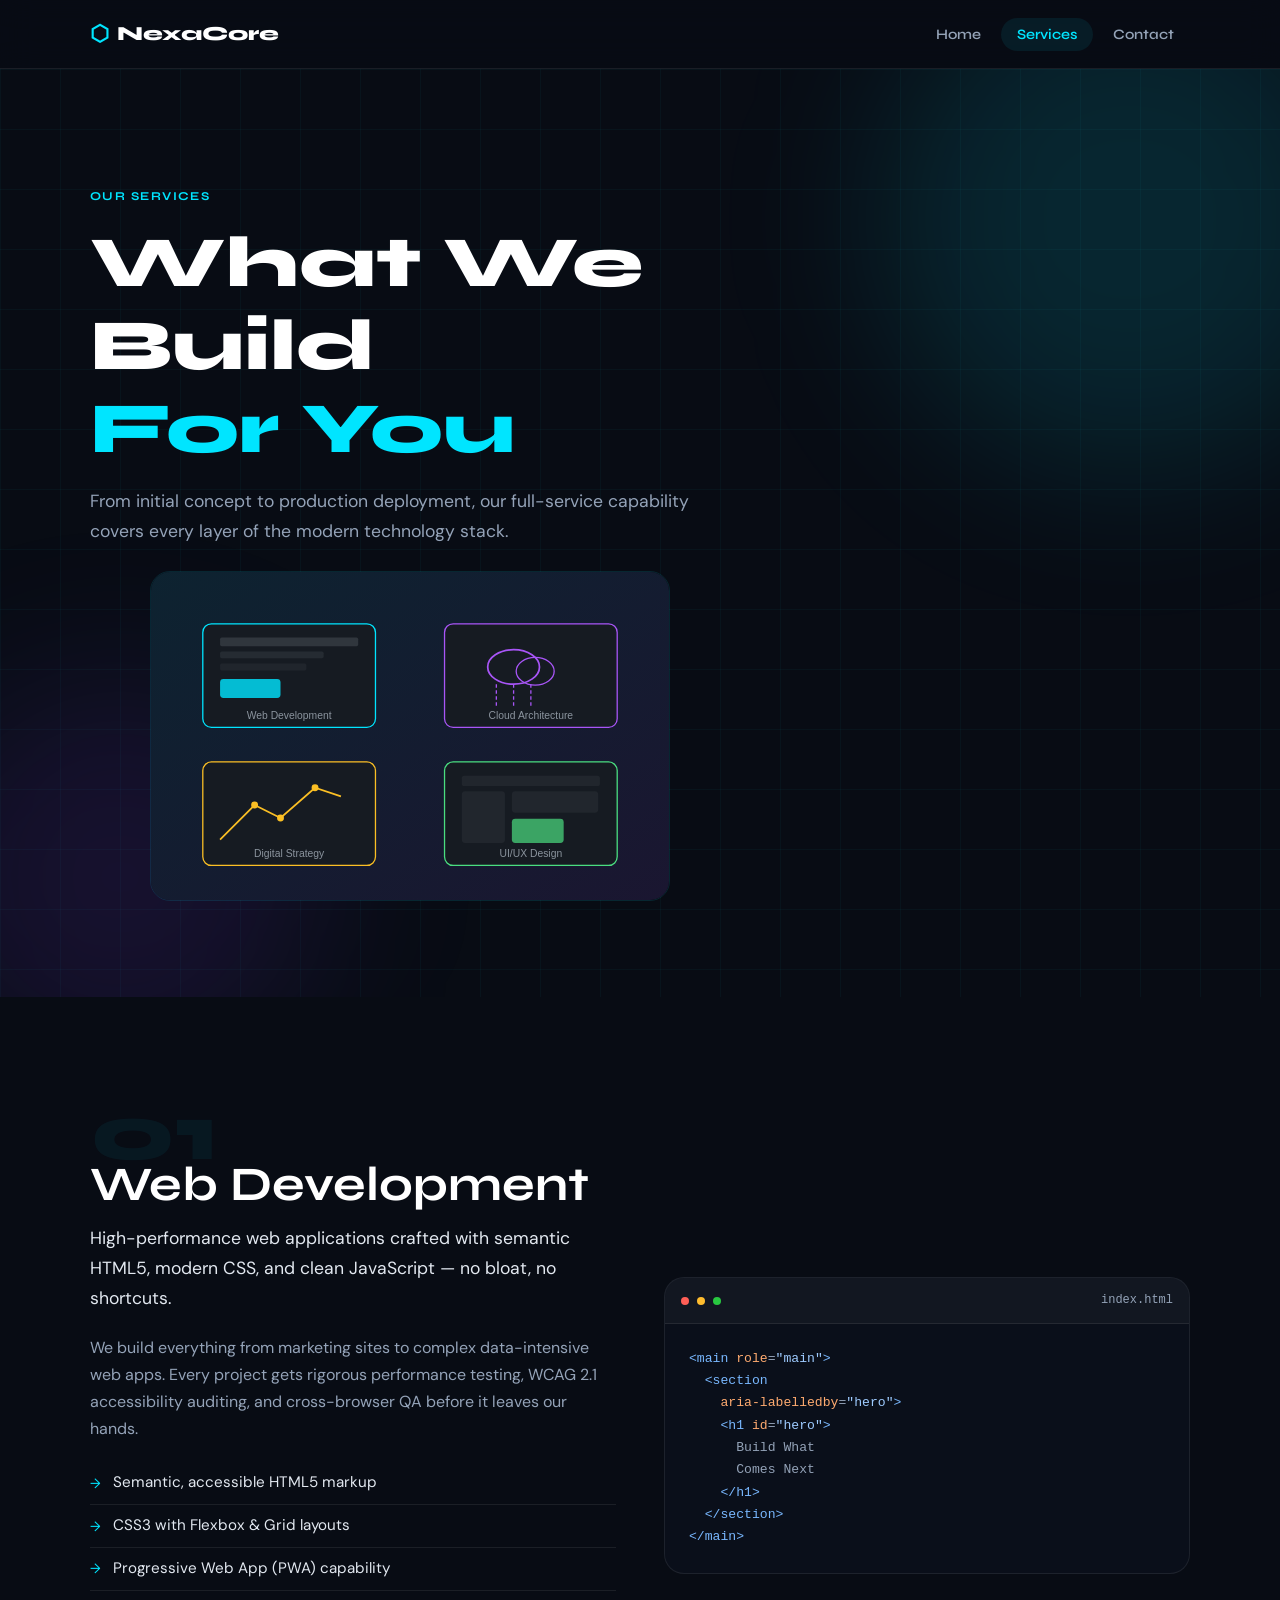
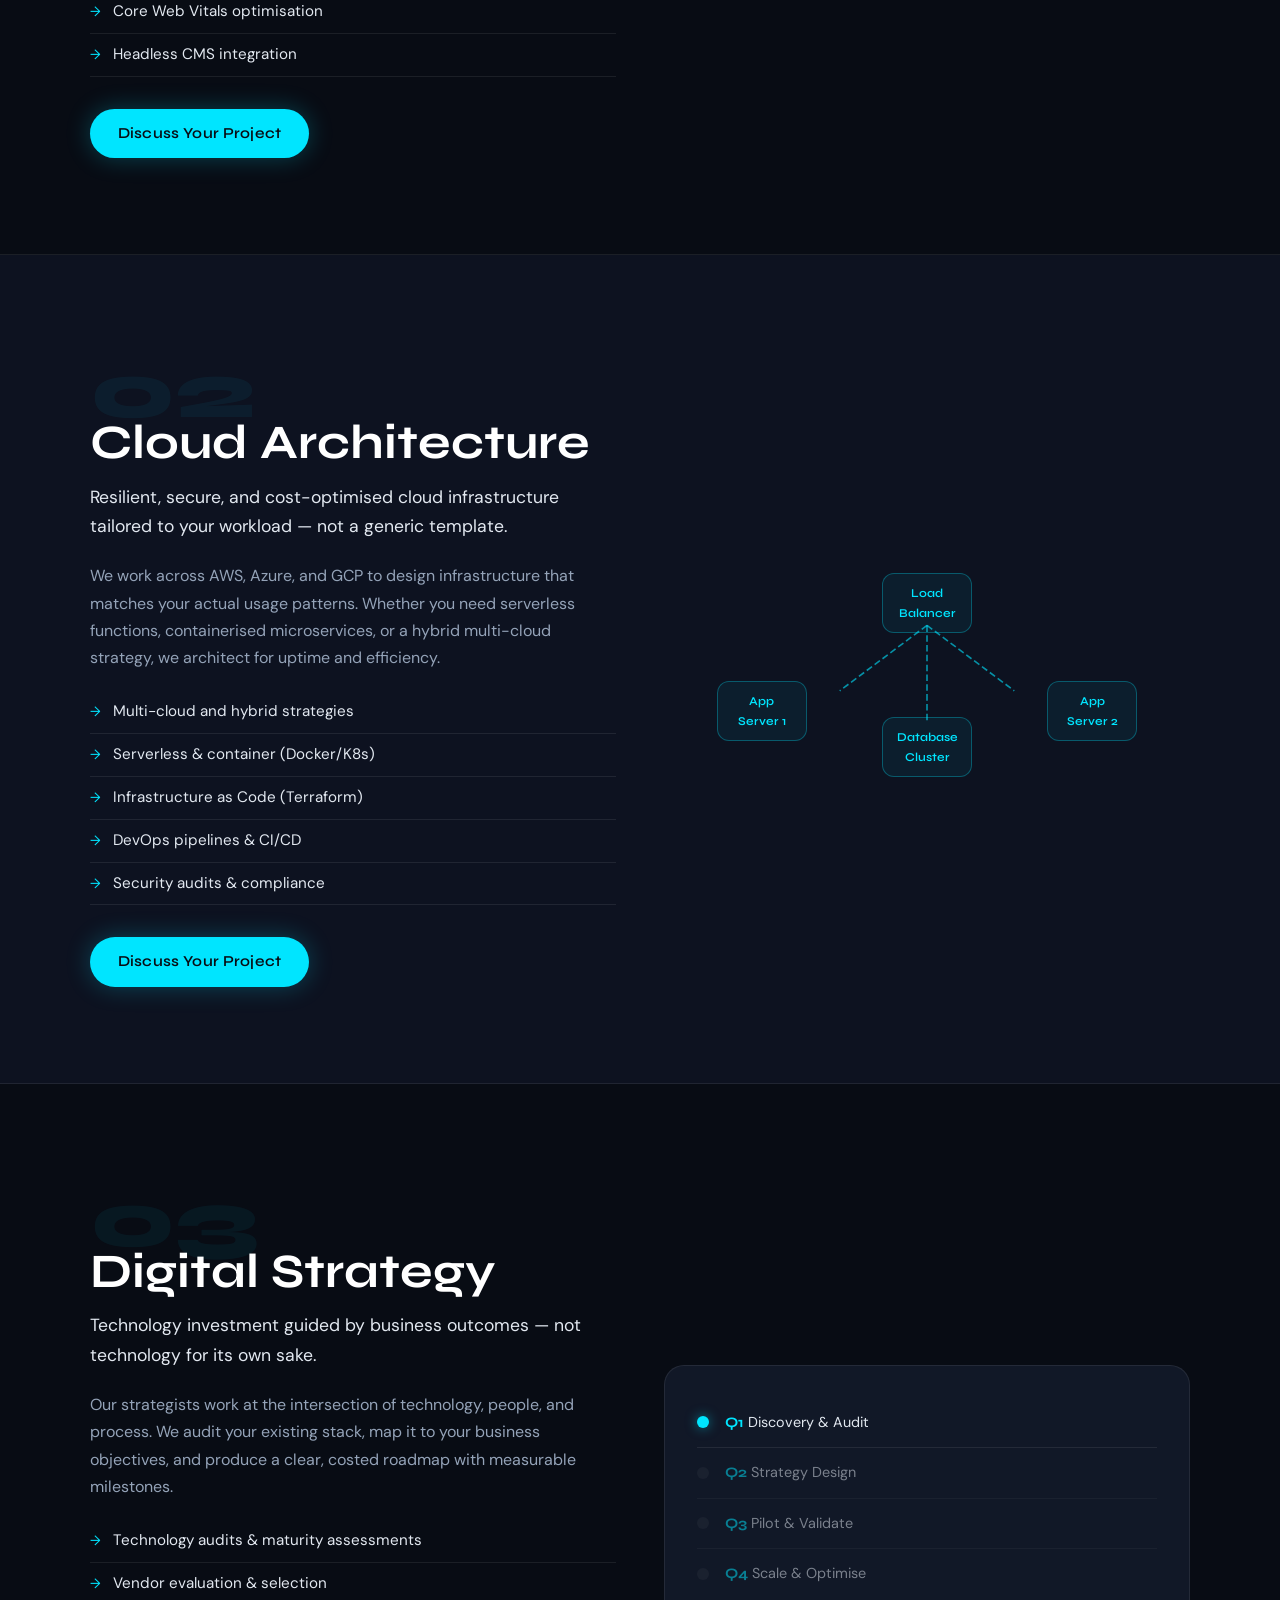
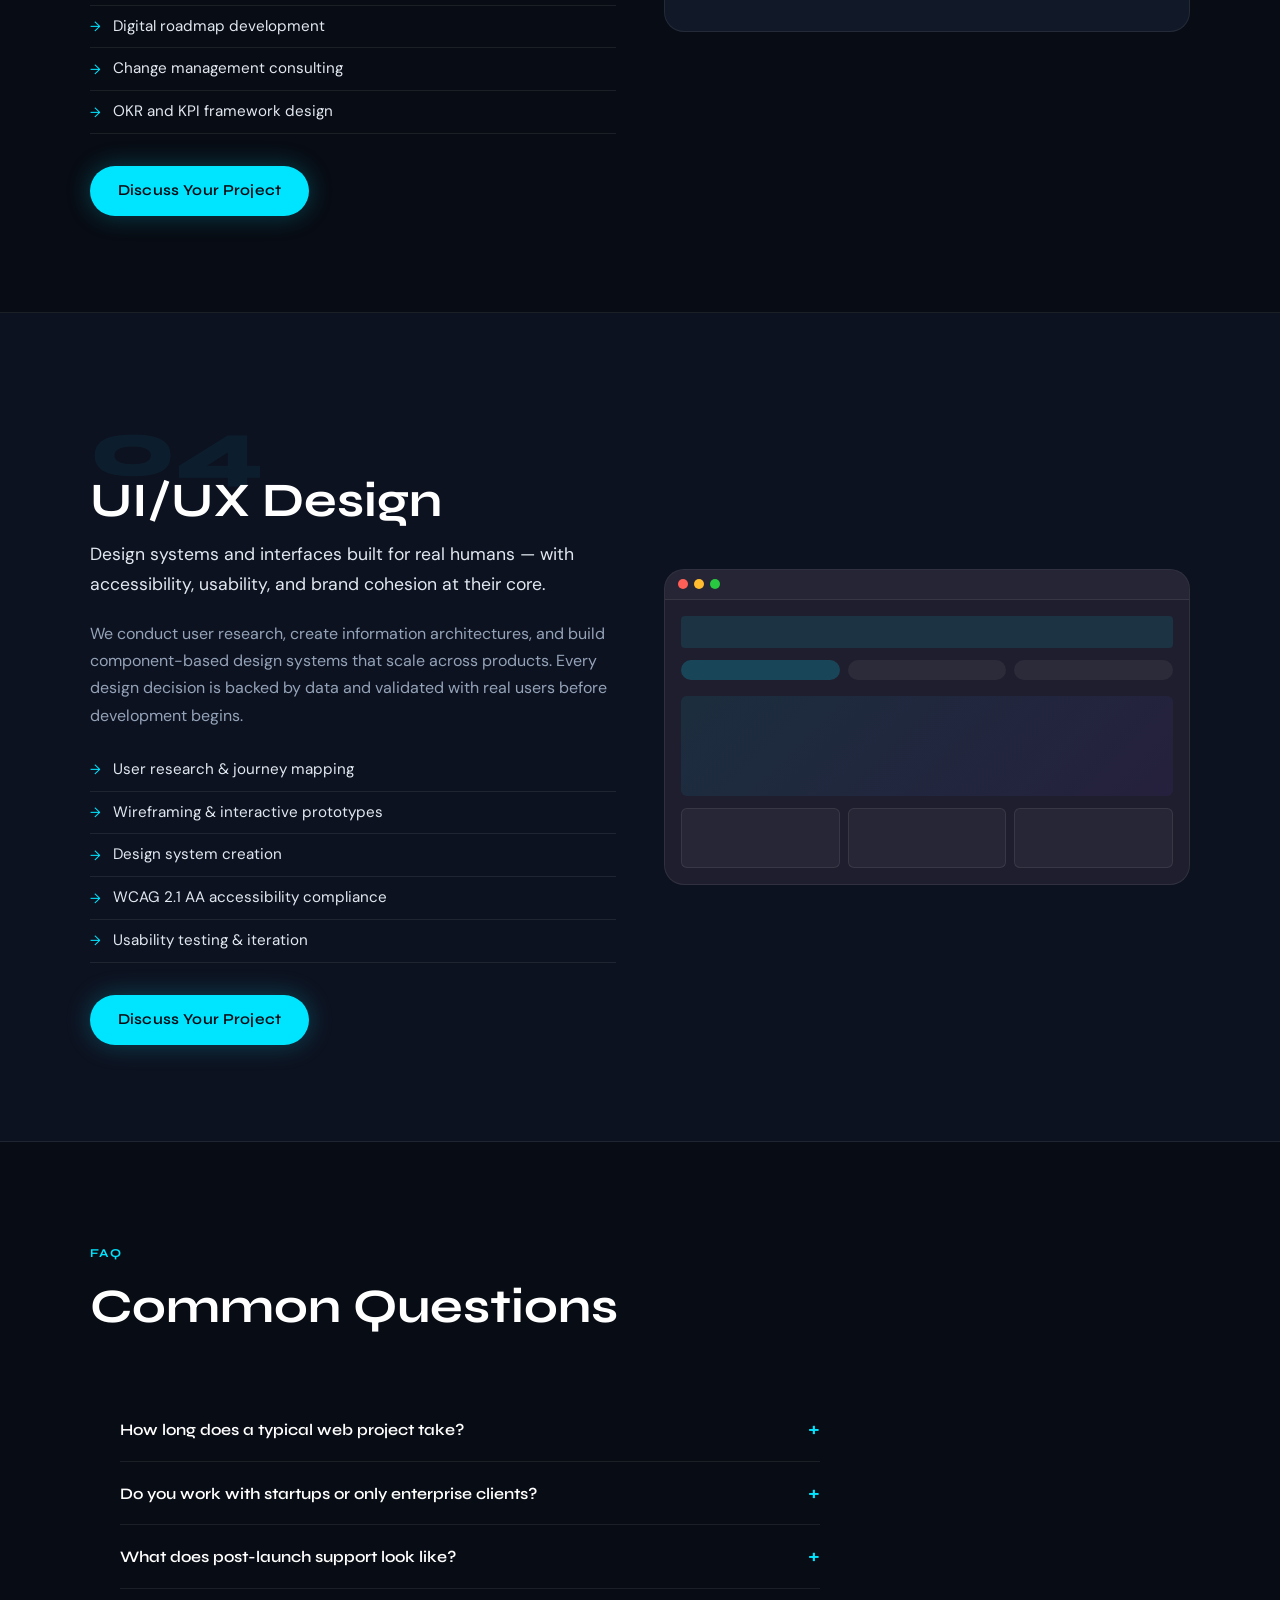
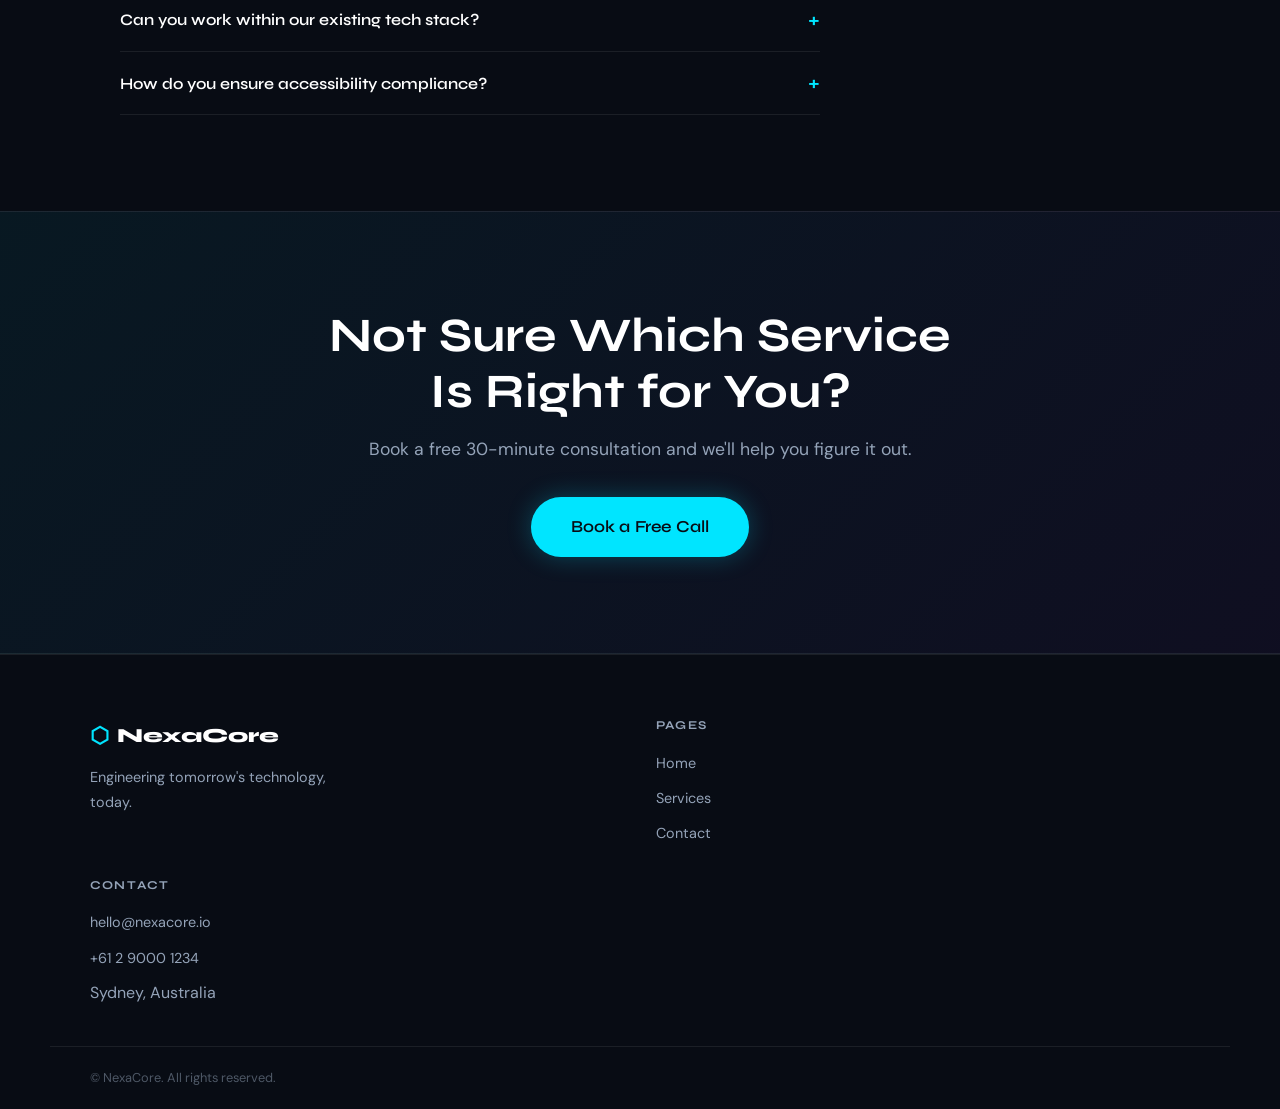
<file: services.html>
<!DOCTYPE html>
<html lang="en">
<head>
  <meta charset="UTF-8" />
  <meta name="viewport" content="width=device-width, initial-scale=1.0" />
  <title>Services — NexaCore Technology Solutions</title>
  <meta name="description" content="Explore NexaCore's full range of technology services including web development, cloud architecture, digital strategy, and UI/UX design." />
  <link rel="stylesheet" href="css/style.css" />
  <link rel="preconnect" href="https://fonts.googleapis.com" />
  <link rel="preconnect" href="https://fonts.gstatic.com" crossorigin />
  <link href="https://fonts.googleapis.com/css2?family=Syne:wght@400;600;700;800&family=DM+Sans:ital,wght@0,300;0,400;0,500;1,300&display=swap" rel="stylesheet" />
</head>
<body>

  <a href="#main-content" class="skip-link">Skip to main content</a>

  <header class="site-header" role="banner">
    <nav class="navbar" role="navigation" aria-label="Main navigation">
      <a href="index.html" class="logo" aria-label="NexaCore Home">
        <span class="logo-mark" aria-hidden="true">⬡</span>
        <span class="logo-text">NexaCore</span>
      </a>
      <button class="nav-toggle" id="navToggle" aria-controls="navMenu" aria-expanded="false" aria-label="Toggle navigation menu">
        <span class="hamburger" aria-hidden="true"></span>
        <span class="hamburger" aria-hidden="true"></span>
        <span class="hamburger" aria-hidden="true"></span>
      </button>
      <ul class="nav-links" id="navMenu" role="list">
        <li><a href="index.html" class="nav-link">Home</a></li>
        <li><a href="services.html" class="nav-link active" aria-current="page">Services</a></li>
        <li><a href="contact.html" class="nav-link">Contact</a></li>
      </ul>
    </nav>
  </header>

  <main id="main-content">

    <!-- PAGE HERO -->
    <section class="page-hero" aria-labelledby="page-hero-heading">
      <div class="hero-bg" aria-hidden="true">
        <div class="grid-lines"></div>
        <div class="orb orb-1"></div>
        <div class="orb orb-2"></div>
      </div>
      <div class="container">
        <div class="page-hero-content">
          <span class="section-tag">Our Services</span>
          <h1 id="page-hero-heading">What We Build<br/><span class="text-accent">For You</span></h1>
          <p>From initial concept to production deployment, our full-service capability covers every layer of the modern technology stack.</p>
          <figure class="page-hero-figure">
            <img
              src="images/services-overview.svg"
              alt="Overview of NexaCore's four core services: Web Development showing a browser interface, Cloud Architecture showing server connections, Digital Strategy showing a performance graph, and UI/UX Design showing a layout wireframe"
              width="600"
              height="380"
              loading="eager"
            />
            <figcaption class="sr-only">NexaCore services: Web Development, Cloud Architecture, Digital Strategy, and UI/UX Design</figcaption>
          </figure>
        </div>
      </div>
    </section>

    <!-- SERVICE DETAIL: WEB DEVELOPMENT -->
    <section class="service-detail" id="web-dev" aria-labelledby="webdev-heading">
      <div class="container service-detail-inner">
        <div class="service-detail-text">
          <span class="service-number" aria-hidden="true">01</span>
          <h2 id="webdev-heading">Web Development</h2>
          <p class="service-lead">High-performance web applications crafted with semantic HTML5, modern CSS, and clean JavaScript — no bloat, no shortcuts.</p>
          <p>We build everything from marketing sites to complex data-intensive web apps. Every project gets rigorous performance testing, WCAG 2.1 accessibility auditing, and cross-browser QA before it leaves our hands.</p>
          <ul class="feature-list" role="list" aria-label="Web development features">
            <li>Semantic, accessible HTML5 markup</li>
            <li>CSS3 with Flexbox & Grid layouts</li>
            <li>Progressive Web App (PWA) capability</li>
            <li>Core Web Vitals optimisation</li>
            <li>Headless CMS integration</li>
          </ul>
          <a href="contact.html" class="btn btn-primary">Discuss Your Project</a>
        </div>
        <div class="service-detail-visual" aria-hidden="true">
          <div class="code-window">
            <div class="code-titlebar">
              <span class="dot red"></span><span class="dot yellow"></span><span class="dot green"></span>
              <span class="code-filename">index.html</span>
            </div>
            <pre class="code-block"><code><span class="token-tag">&lt;main</span> <span class="token-attr">role</span><span class="token-eq">=</span><span class="token-val">"main"</span><span class="token-tag">&gt;</span>
  <span class="token-tag">&lt;section</span>
    <span class="token-attr">aria-labelledby</span><span class="token-eq">=</span><span class="token-val">"hero"</span><span class="token-tag">&gt;</span>
    <span class="token-tag">&lt;h1</span> <span class="token-attr">id</span><span class="token-eq">=</span><span class="token-val">"hero"</span><span class="token-tag">&gt;</span>
      Build What
      Comes Next
    <span class="token-tag">&lt;/h1&gt;</span>
  <span class="token-tag">&lt;/section&gt;</span>
<span class="token-tag">&lt;/main&gt;</span></code></pre>
          </div>
        </div>
      </div>
    </section>

    <!-- SERVICE DETAIL: CLOUD -->
    <section class="service-detail alt" id="cloud" aria-labelledby="cloud-heading">
      <div class="container service-detail-inner reverse">
        <div class="service-detail-text">
          <span class="service-number" aria-hidden="true">02</span>
          <h2 id="cloud-heading">Cloud Architecture</h2>
          <p class="service-lead">Resilient, secure, and cost-optimised cloud infrastructure tailored to your workload — not a generic template.</p>
          <p>We work across AWS, Azure, and GCP to design infrastructure that matches your actual usage patterns. Whether you need serverless functions, containerised microservices, or a hybrid multi-cloud strategy, we architect for uptime and efficiency.</p>
          <ul class="feature-list" role="list" aria-label="Cloud architecture features">
            <li>Multi-cloud and hybrid strategies</li>
            <li>Serverless & container (Docker/K8s)</li>
            <li>Infrastructure as Code (Terraform)</li>
            <li>DevOps pipelines & CI/CD</li>
            <li>Security audits & compliance</li>
          </ul>
          <a href="contact.html" class="btn btn-primary">Discuss Your Project</a>
        </div>
        <div class="service-detail-visual" aria-hidden="true">
          <div class="cloud-diagram">
            <div class="cloud-node central">
              <span>Load<br/>Balancer</span>
            </div>
            <div class="cloud-node app1"><span>App<br/>Server 1</span></div>
            <div class="cloud-node app2"><span>App<br/>Server 2</span></div>
            <div class="cloud-node db"><span>Database<br/>Cluster</span></div>
            <svg class="cloud-lines" aria-hidden="true" viewBox="0 0 300 220" fill="none">
              <line x1="150" y1="70" x2="70" y2="130" stroke="#00e5ff" stroke-width="1.5" stroke-dasharray="6 3" opacity="0.6"/>
              <line x1="150" y1="70" x2="230" y2="130" stroke="#00e5ff" stroke-width="1.5" stroke-dasharray="6 3" opacity="0.6"/>
              <line x1="150" y1="70" x2="150" y2="160" stroke="#00e5ff" stroke-width="1.5" stroke-dasharray="6 3" opacity="0.6"/>
            </svg>
          </div>
        </div>
      </div>
    </section>

    <!-- SERVICE DETAIL: STRATEGY -->
    <section class="service-detail" id="strategy" aria-labelledby="strategy-heading">
      <div class="container service-detail-inner">
        <div class="service-detail-text">
          <span class="service-number" aria-hidden="true">03</span>
          <h2 id="strategy-heading">Digital Strategy</h2>
          <p class="service-lead">Technology investment guided by business outcomes — not technology for its own sake.</p>
          <p>Our strategists work at the intersection of technology, people, and process. We audit your existing stack, map it to your business objectives, and produce a clear, costed roadmap with measurable milestones.</p>
          <ul class="feature-list" role="list" aria-label="Digital strategy features">
            <li>Technology audits & maturity assessments</li>
            <li>Vendor evaluation & selection</li>
            <li>Digital roadmap development</li>
            <li>Change management consulting</li>
            <li>OKR and KPI framework design</li>
          </ul>
          <a href="contact.html" class="btn btn-primary">Discuss Your Project</a>
        </div>
        <div class="service-detail-visual" aria-hidden="true">
          <div class="roadmap-visual">
            <div class="roadmap-item active">
              <div class="roadmap-dot"></div>
              <div class="roadmap-content">
                <strong>Q1</strong> Discovery & Audit
              </div>
            </div>
            <div class="roadmap-item">
              <div class="roadmap-dot"></div>
              <div class="roadmap-content">
                <strong>Q2</strong> Strategy Design
              </div>
            </div>
            <div class="roadmap-item">
              <div class="roadmap-dot"></div>
              <div class="roadmap-content">
                <strong>Q3</strong> Pilot & Validate
              </div>
            </div>
            <div class="roadmap-item">
              <div class="roadmap-dot"></div>
              <div class="roadmap-content">
                <strong>Q4</strong> Scale & Optimise
              </div>
            </div>
          </div>
        </div>
      </div>
    </section>

    <!-- SERVICE DETAIL: DESIGN -->
    <section class="service-detail alt" id="design" aria-labelledby="design-heading">
      <div class="container service-detail-inner reverse">
        <div class="service-detail-text">
          <span class="service-number" aria-hidden="true">04</span>
          <h2 id="design-heading">UI/UX Design</h2>
          <p class="service-lead">Design systems and interfaces built for real humans — with accessibility, usability, and brand cohesion at their core.</p>
          <p>We conduct user research, create information architectures, and build component-based design systems that scale across products. Every design decision is backed by data and validated with real users before development begins.</p>
          <ul class="feature-list" role="list" aria-label="UI/UX design features">
            <li>User research & journey mapping</li>
            <li>Wireframing & interactive prototypes</li>
            <li>Design system creation</li>
            <li>WCAG 2.1 AA accessibility compliance</li>
            <li>Usability testing & iteration</li>
          </ul>
          <a href="contact.html" class="btn btn-primary">Discuss Your Project</a>
        </div>
        <div class="service-detail-visual" aria-hidden="true">
          <div class="design-preview">
            <div class="preview-bar">
              <div class="preview-dot r"></div><div class="preview-dot y"></div><div class="preview-dot g"></div>
            </div>
            <div class="preview-content">
              <div class="preview-header"></div>
              <div class="preview-nav">
                <div class="pn-item active"></div>
                <div class="pn-item"></div>
                <div class="pn-item"></div>
              </div>
              <div class="preview-hero"></div>
              <div class="preview-cards">
                <div class="preview-card"></div>
                <div class="preview-card"></div>
                <div class="preview-card"></div>
              </div>
            </div>
          </div>
        </div>
      </div>
    </section>

    <!-- FAQ SECTION -->
    <section class="faq-section" aria-labelledby="faq-heading">
      <div class="container">
        <div class="section-header">
          <span class="section-tag">FAQ</span>
          <h2 id="faq-heading">Common Questions</h2>
        </div>
        <div class="faq-list" id="faqList">

          <div class="faq-item">
            <button class="faq-question" aria-expanded="false" aria-controls="faq-1" id="faq-btn-1">
              How long does a typical web project take?
              <span class="faq-icon" aria-hidden="true">+</span>
            </button>
            <div class="faq-answer" id="faq-1" role="region" aria-labelledby="faq-btn-1" hidden>
              <p>Most web projects run between 6 and 16 weeks depending on scope. A focused marketing site can launch in under 6 weeks; complex web applications typically take 12–20 weeks with multiple sprint cycles. We provide a detailed timeline during discovery.</p>
            </div>
          </div>

          <div class="faq-item">
            <button class="faq-question" aria-expanded="false" aria-controls="faq-2" id="faq-btn-2">
              Do you work with startups or only enterprise clients?
              <span class="faq-icon" aria-hidden="true">+</span>
            </button>
            <div class="faq-answer" id="faq-2" role="region" aria-labelledby="faq-btn-2" hidden>
              <p>Both. We work with early-stage startups who need their first product as well as enterprise teams running complex digital transformation programmes. Our engagement models are flexible to match your stage and budget.</p>
            </div>
          </div>

          <div class="faq-item">
            <button class="faq-question" aria-expanded="false" aria-controls="faq-3" id="faq-btn-3">
              What does post-launch support look like?
              <span class="faq-icon" aria-hidden="true">+</span>
            </button>
            <div class="faq-answer" id="faq-3" role="region" aria-labelledby="faq-btn-3" hidden>
              <p>We offer tiered retainer packages covering monitoring, bug fixes, performance tuning, and feature development. Most clients opt for a 3-month stabilisation retainer after launch, then move to a lighter ongoing support model.</p>
            </div>
          </div>

          <div class="faq-item">
            <button class="faq-question" aria-expanded="false" aria-controls="faq-4" id="faq-btn-4">
              Can you work within our existing tech stack?
              <span class="faq-icon" aria-hidden="true">+</span>
            </button>
            <div class="faq-answer" id="faq-4" role="region" aria-labelledby="faq-btn-4" hidden>
              <p>Absolutely. We assess your existing stack during discovery and work within it where sensible. If we recommend changes, we explain the rationale clearly and present the trade-offs — the final decision is always yours.</p>
            </div>
          </div>

          <div class="faq-item">
            <button class="faq-question" aria-expanded="false" aria-controls="faq-5" id="faq-btn-5">
              How do you ensure accessibility compliance?
              <span class="faq-icon" aria-hidden="true">+</span>
            </button>
            <div class="faq-answer" id="faq-5" role="region" aria-labelledby="faq-btn-5" hidden>
              <p>Accessibility is built into our process from the start, not bolted on at the end. We follow WCAG 2.1 AA guidelines, run automated audits with axe-core, conduct screen-reader testing, and include keyboard navigation testing as part of every QA cycle.</p>
            </div>
          </div>

        </div>
      </div>
    </section>

    <!-- CTA BANNER -->
    <section class="cta-banner" aria-labelledby="services-cta-heading">
      <div class="container">
        <h2 id="services-cta-heading">Not Sure Which Service<br/>Is Right for You?</h2>
        <p>Book a free 30-minute consultation and we'll help you figure it out.</p>
        <a href="contact.html" class="btn btn-primary btn-lg">Book a Free Call</a>
      </div>
    </section>

  </main>

  <footer class="site-footer" role="contentinfo">
    <div class="container footer-inner">
      <div class="footer-brand">
        <a href="index.html" class="logo" aria-label="NexaCore Home">
          <span class="logo-mark" aria-hidden="true">⬡</span>
          <span class="logo-text">NexaCore</span>
        </a>
        <p>Engineering tomorrow's technology, today.</p>
      </div>
      <nav class="footer-nav" aria-label="Footer navigation">
        <h3>Pages</h3>
        <ul role="list">
          <li><a href="index.html">Home</a></li>
          <li><a href="services.html">Services</a></li>
          <li><a href="contact.html">Contact</a></li>
        </ul>
      </nav>
      <div class="footer-contact">
        <h3>Contact</h3>
        <address>
          <p><a href="mailto:hello@nexacore.io">hello@nexacore.io</a></p>
          <p><a href="tel:+61290001234">+61 2 9000 1234</a></p>
          <p>Sydney, Australia</p>
        </address>
      </div>
    </div>
    <div class="footer-bottom">
      <p>© <span class="footer-year"></span> NexaCore. All rights reserved.</p>
    </div>
  </footer>

  <button class="back-to-top" id="backToTop" aria-label="Back to top of page" hidden>↑</button>

  <script src="js/main.js"></script>
</body>
</html>
</file>
<file: css/style.css>
/* ================================================================
   NEXACORE — MAIN STYLESHEET
   Mobile-first responsive design | Flexbox + CSS Grid
   WCAG 2.1 AA accessible colour contrast
================================================================ */

/* ── CSS CUSTOM PROPERTIES ────────────────────────────────────── */
:root {
  /* Colours */
  --clr-bg:       #080c14;
  --clr-bg-2:     #0d1220;
  --clr-bg-card:  #111827;
  --clr-border:   rgba(255,255,255,0.08);
  --clr-accent:   #00e5ff;
  --clr-accent-2: #7c3aed;
  --clr-text:     #e2e8f0;
  --clr-muted:    #94a3b8;
  --clr-white:    #ffffff;

  /* Typography */
  --font-display: 'Syne', sans-serif;
  --font-body:    'DM Sans', sans-serif;

  /* Spacing */
  --space-xs:  0.5rem;
  --space-sm:  1rem;
  --space-md:  1.5rem;
  --space-lg:  2.5rem;
  --space-xl:  4rem;
  --space-2xl: 6rem;

  /* Border radius */
  --radius-sm:  6px;
  --radius-md:  12px;
  --radius-lg:  20px;
  --radius-full: 9999px;

  /* Transitions */
  --trans-fast:   150ms ease;
  --trans-base:   250ms ease;
  --trans-slow:   400ms ease;

  /* Container */
  --container-max: 1180px;
  --container-px:  1.25rem;
}

/* ── RESET & BASE ─────────────────────────────────────────────── */
*, *::before, *::after {
  box-sizing: border-box;
  margin: 0;
  padding: 0;
}

html {
  scroll-behavior: smooth;
  font-size: 16px;
}

body {
  font-family: var(--font-body);
  background-color: var(--clr-bg);
  color: var(--clr-text);
  line-height: 1.7;
  overflow-x: hidden;
  -webkit-font-smoothing: antialiased;
}

img, svg {
  display: block;
  max-width: 100%;
}

a {
  color: inherit;
  text-decoration: none;
}

ul, ol {
  list-style: none;
}

button {
  cursor: pointer;
  border: none;
  background: none;
  font-family: inherit;
}

/* ── ACCESSIBILITY ────────────────────────────────────────────── */
.skip-link {
  position: absolute;
  top: -100%;
  left: 1rem;
  padding: 0.5rem 1rem;
  background: var(--clr-accent);
  color: var(--clr-bg);
  border-radius: var(--radius-sm);
  font-weight: 700;
  font-family: var(--font-display);
  z-index: 9999;
  transition: top var(--trans-fast);
}
.skip-link:focus {
  top: 1rem;
}

.sr-only {
  position: absolute;
  width: 1px;
  height: 1px;
  padding: 0;
  margin: -1px;
  overflow: hidden;
  clip: rect(0,0,0,0);
  white-space: nowrap;
  border: 0;
}

/* Focus styles — visible & high contrast */
:focus-visible {
  outline: 2px solid var(--clr-accent);
  outline-offset: 3px;
  border-radius: 2px;
}

/* ── CONTAINER ────────────────────────────────────────────────── */
.container {
  width: 100%;
  max-width: var(--container-max);
  margin-inline: auto;
  padding-inline: var(--container-px);
}

/* ── TYPOGRAPHY SCALE ─────────────────────────────────────────── */
h1, h2, h3, h4 {
  font-family: var(--font-display);
  line-height: 1.15;
  font-weight: 700;
  color: var(--clr-white);
}

h1 { font-size: clamp(2.4rem, 6vw, 4.5rem); font-weight: 800; }
h2 { font-size: clamp(1.8rem, 4vw, 3rem); }
h3 { font-size: clamp(1.1rem, 2.5vw, 1.4rem); }

p  { color: var(--clr-muted); }

.text-accent { color: var(--clr-accent); }

/* ── BUTTONS ──────────────────────────────────────────────────── */
.btn {
  display: inline-flex;
  align-items: center;
  gap: 0.5rem;
  padding: 0.75rem 1.75rem;
  border-radius: var(--radius-full);
  font-family: var(--font-display);
  font-weight: 600;
  font-size: 0.95rem;
  letter-spacing: 0.01em;
  transition: all var(--trans-base);
  text-decoration: none;
  white-space: nowrap;
}

.btn-primary {
  background: var(--clr-accent);
  color: var(--clr-bg);
  box-shadow: 0 0 24px rgba(0,229,255,0.25);
}
.btn-primary:hover, .btn-primary:focus-visible {
  background: #33ecff;
  box-shadow: 0 0 40px rgba(0,229,255,0.45);
  transform: translateY(-1px);
}

.btn-ghost {
  color: var(--clr-white);
  border: 1px solid var(--clr-border);
  background: rgba(255,255,255,0.04);
}
.btn-ghost:hover, .btn-ghost:focus-visible {
  background: rgba(255,255,255,0.08);
  border-color: rgba(255,255,255,0.2);
}

.btn-lg {
  padding: 1rem 2.5rem;
  font-size: 1.05rem;
}

/* ── SECTION TAGS ─────────────────────────────────────────────── */
.section-tag {
  display: inline-block;
  font-family: var(--font-display);
  font-size: 0.75rem;
  font-weight: 700;
  text-transform: uppercase;
  letter-spacing: 0.12em;
  color: var(--clr-accent);
  margin-bottom: 0.75rem;
}

.section-header {
  margin-bottom: var(--space-xl);
}
.section-header h2 {
  margin-top: 0.25rem;
}

/* ── HEADER / NAV ─────────────────────────────────────────────── */
.site-header {
  position: sticky;
  top: 0;
  z-index: 100;
  background: rgba(8, 12, 20, 0.85);
  backdrop-filter: blur(16px);
  -webkit-backdrop-filter: blur(16px);
  border-bottom: 1px solid var(--clr-border);
  transition: background var(--trans-base);
}

.navbar {
  display: flex;
  align-items: center;
  justify-content: space-between;
  height: 68px;
  max-width: var(--container-max);
  margin-inline: auto;
  padding-inline: var(--container-px);
}

.logo {
  display: flex;
  align-items: center;
  gap: 0.5rem;
  font-family: var(--font-display);
  font-weight: 800;
  font-size: 1.25rem;
  color: var(--clr-white);
  text-decoration: none;
}
.logo-mark {
  color: var(--clr-accent);
  font-size: 1.4rem;
  line-height: 1;
}

.nav-links {
  display: flex;
  align-items: center;
  gap: 0.25rem;
}

.nav-link {
  padding: 0.5rem 1rem;
  border-radius: var(--radius-full);
  font-family: var(--font-display);
  font-size: 0.9rem;
  font-weight: 600;
  color: var(--clr-muted);
  transition: color var(--trans-fast), background var(--trans-fast);
}
.nav-link:hover,
.nav-link:focus-visible {
  color: var(--clr-white);
  background: rgba(255,255,255,0.06);
}
.nav-link.active {
  color: var(--clr-accent);
  background: rgba(0,229,255,0.08);
}

/* Mobile hamburger */
.nav-toggle {
  display: none;
  flex-direction: column;
  gap: 5px;
  padding: 8px;
  border-radius: var(--radius-sm);
  transition: background var(--trans-fast);
}
.nav-toggle:hover, .nav-toggle:focus-visible {
  background: rgba(255,255,255,0.06);
}
.hamburger {
  display: block;
  width: 22px;
  height: 2px;
  background: var(--clr-text);
  border-radius: 2px;
  transition: transform var(--trans-base), opacity var(--trans-base);
}
.nav-toggle[aria-expanded="true"] .hamburger:nth-child(1) {
  transform: translateY(7px) rotate(45deg);
}
.nav-toggle[aria-expanded="true"] .hamburger:nth-child(2) {
  opacity: 0;
}
.nav-toggle[aria-expanded="true"] .hamburger:nth-child(3) {
  transform: translateY(-7px) rotate(-45deg);
}

/* ── HERO (HOME) ──────────────────────────────────────────────── */
.hero {
  position: relative;
  min-height: 92vh;
  display: flex;
  align-items: center;
  overflow: hidden;
  padding: var(--space-2xl) 0;
}

.hero-bg {
  position: absolute;
  inset: 0;
  z-index: 0;
}

.grid-lines {
  position: absolute;
  inset: 0;
  background-image:
    linear-gradient(rgba(0,229,255,0.035) 1px, transparent 1px),
    linear-gradient(90deg, rgba(0,229,255,0.035) 1px, transparent 1px);
  background-size: 60px 60px;
}

.orb {
  position: absolute;
  border-radius: 50%;
  filter: blur(80px);
  pointer-events: none;
}
.orb-1 {
  width: 500px;
  height: 500px;
  background: rgba(0,229,255,0.12);
  top: -100px;
  right: -100px;
  animation: float 8s ease-in-out infinite;
}
.orb-2 {
  width: 400px;
  height: 400px;
  background: rgba(124,58,237,0.12);
  bottom: -80px;
  left: -80px;
  animation: float 10s ease-in-out 2s infinite;
}
.orb-3 {
  width: 200px;
  height: 200px;
  background: rgba(0,229,255,0.08);
  top: 50%;
  left: 40%;
  animation: float 6s ease-in-out 1s infinite;
}

@keyframes float {
  0%, 100% { transform: translateY(0); }
  50%       { transform: translateY(-20px); }
}

.hero-content {
  position: relative;
  z-index: 1;
  max-width: 720px;
}

.hero-badge {
  display: inline-flex;
  align-items: center;
  gap: 0.5rem;
  padding: 0.4rem 1rem;
  background: rgba(0,229,255,0.08);
  border: 1px solid rgba(0,229,255,0.2);
  border-radius: var(--radius-full);
  font-size: 0.8rem;
  font-family: var(--font-display);
  font-weight: 600;
  color: var(--clr-accent);
  margin-bottom: 1.5rem;
  animation: fadeInUp 0.6s ease both;
}
.badge-dot {
  width: 8px;
  height: 8px;
  background: var(--clr-accent);
  border-radius: 50%;
  animation: pulse 2s ease infinite;
}

@keyframes pulse {
  0%,100% { opacity: 1; transform: scale(1); }
  50%      { opacity: 0.5; transform: scale(0.8); }
}

.hero-title {
  margin-bottom: 1.25rem;
  animation: fadeInUp 0.6s ease 0.1s both;
}

.hero-subtitle {
  font-size: clamp(1rem, 2vw, 1.15rem);
  color: var(--clr-muted);
  max-width: 560px;
  margin-bottom: 2rem;
  animation: fadeInUp 0.6s ease 0.2s both;
}

.hero-actions {
  display: flex;
  flex-wrap: wrap;
  gap: 1rem;
  margin-bottom: 3rem;
  animation: fadeInUp 0.6s ease 0.3s both;
}

.hero-stats {
  display: flex;
  flex-wrap: wrap;
  gap: 2.5rem;
  animation: fadeInUp 0.6s ease 0.4s both;
}
.stat { display: flex; flex-direction: column; gap: 0.25rem; }
.stat-number {
  font-family: var(--font-display);
  font-size: 2.2rem;
  font-weight: 800;
  color: var(--clr-white);
  line-height: 1;
}
.stat-label {
  font-size: 0.8rem;
  color: var(--clr-muted);
  text-transform: uppercase;
  letter-spacing: 0.06em;
}

.scroll-indicator {
  position: absolute;
  bottom: 2rem;
  left: 50%;
  transform: translateX(-50%);
  display: flex;
  flex-direction: column;
  align-items: center;
  gap: 0.5rem;
  opacity: 0.4;
}
.scroll-text {
  font-family: var(--font-display);
  font-size: 0.65rem;
  letter-spacing: 0.1em;
  text-transform: uppercase;
  color: var(--clr-muted);
}
.scroll-line {
  width: 1px;
  height: 40px;
  background: linear-gradient(to bottom, var(--clr-muted), transparent);
  animation: scrollLine 2s ease-in-out infinite;
}
@keyframes scrollLine {
  0%,100% { transform: scaleY(1); opacity: 0.4; }
  50%      { transform: scaleY(0.5); opacity: 0.1; }
}

@keyframes fadeInUp {
  from { opacity: 0; transform: translateY(24px); }
  to   { opacity: 1; transform: translateY(0); }
}

/* ── PAGE HERO (interior pages) ───────────────────────────────── */
.page-hero {
  position: relative;
  padding: calc(var(--space-2xl) + 1rem) 0 var(--space-2xl);
  overflow: hidden;
}
.page-hero-content {
  position: relative;
  z-index: 1;
  max-width: 640px;
}
.page-hero h1 { margin-top: 0.25rem; margin-bottom: 1rem; }
.page-hero p  { font-size: 1.1rem; }

/* ── WHAT WE DO SECTION ───────────────────────────────────────── */
.what-we-do {
  padding: var(--space-2xl) 0;
  background: var(--clr-bg-2);
}

.services-grid {
  display: grid;
  grid-template-columns: 1fr;
  gap: 1.25rem;
}

.service-card {
  padding: 2rem;
  background: var(--clr-bg-card);
  border: 1px solid var(--clr-border);
  border-radius: var(--radius-lg);
  transition: border-color var(--trans-base), transform var(--trans-base), box-shadow var(--trans-base);
  cursor: default;
}
.service-card:hover,
.service-card:focus-visible {
  border-color: rgba(0,229,255,0.3);
  transform: translateY(-4px);
  box-shadow: 0 16px 48px rgba(0,0,0,0.4);
}
.service-card.featured {
  border-color: rgba(0,229,255,0.25);
  background: linear-gradient(135deg, rgba(0,229,255,0.05), var(--clr-bg-card));
}

.card-icon {
  width: 56px;
  height: 56px;
  display: flex;
  align-items: center;
  justify-content: center;
  background: rgba(0,229,255,0.08);
  border-radius: var(--radius-md);
  color: var(--clr-accent);
  margin-bottom: 1.25rem;
}

.service-card h3 { margin-bottom: 0.5rem; }
.service-card p  { font-size: 0.95rem; margin-bottom: 1.25rem; }

.card-link {
  font-family: var(--font-display);
  font-size: 0.85rem;
  font-weight: 600;
  color: var(--clr-accent);
  transition: gap var(--trans-fast);
  display: inline-flex;
  align-items: center;
  gap: 0.25rem;
}
.card-link:hover { gap: 0.5rem; }

/* ── PROCESS SECTION ──────────────────────────────────────────── */
.process {
  padding: var(--space-2xl) 0;
}

.process-steps {
  display: grid;
  grid-template-columns: 1fr;
  gap: 0;
  counter-reset: steps;
}

.process-step {
  display: flex;
  gap: 1.5rem;
  padding: 2rem 0;
  border-bottom: 1px solid var(--clr-border);
  position: relative;
}
.process-step:last-child { border-bottom: none; }

.step-number {
  font-family: var(--font-display);
  font-size: 3rem;
  font-weight: 800;
  color: rgba(0,229,255,0.12);
  line-height: 1;
  min-width: 4rem;
  transition: color var(--trans-base);
}
.process-step:hover .step-number { color: rgba(0,229,255,0.35); }
.step-content h3 { margin-bottom: 0.5rem; }
.step-content p  { font-size: 0.95rem; }

/* ── TESTIMONIALS ─────────────────────────────────────────────── */
.testimonials {
  padding: var(--space-2xl) 0;
  background: var(--clr-bg-2);
}

.testimonials-slider {
  max-width: 720px;
  margin-inline: auto;
}

.testimonial-track {
  position: relative;
  overflow: hidden;
  min-height: 200px;
}

.testimonial-card {
  position: absolute;
  inset: 0;
  opacity: 0;
  transform: translateX(30px);
  transition: opacity var(--trans-slow), transform var(--trans-slow);
  padding: 2.5rem;
  background: var(--clr-bg-card);
  border: 1px solid var(--clr-border);
  border-radius: var(--radius-lg);
  pointer-events: none;
}
.testimonial-card.active {
  opacity: 1;
  transform: translateX(0);
  pointer-events: auto;
  position: relative;
}

.testimonial-card p {
  font-size: clamp(1rem, 2vw, 1.15rem);
  color: var(--clr-text);
  font-style: italic;
  margin-bottom: 1.5rem;
  line-height: 1.7;
}

.testimonial-card footer cite {
  display: flex;
  flex-direction: column;
  gap: 0.1rem;
}
.testimonial-card cite strong {
  color: var(--clr-white);
  font-style: normal;
  font-family: var(--font-display);
  font-size: 0.95rem;
}
.testimonial-card cite span {
  color: var(--clr-muted);
  font-style: normal;
  font-size: 0.85rem;
}

.testimonial-controls {
  display: flex;
  align-items: center;
  justify-content: center;
  gap: 1rem;
  margin-top: 1.5rem;
}

.testimonial-btn {
  width: 40px;
  height: 40px;
  display: flex;
  align-items: center;
  justify-content: center;
  background: var(--clr-bg-card);
  border: 1px solid var(--clr-border);
  border-radius: 50%;
  color: var(--clr-text);
  font-size: 1rem;
  transition: all var(--trans-fast);
}
.testimonial-btn:hover, .testimonial-btn:focus-visible {
  border-color: var(--clr-accent);
  color: var(--clr-accent);
}

.testimonial-dots { display: flex; gap: 0.5rem; }
.dot {
  width: 8px;
  height: 8px;
  background: var(--clr-border);
  border-radius: 50%;
  transition: background var(--trans-base), transform var(--trans-base);
  border: none;
}
.dot.active {
  background: var(--clr-accent);
  transform: scale(1.3);
}

/* ── CTA BANNER ───────────────────────────────────────────────── */
.cta-banner {
  padding: var(--space-2xl) 0;
  text-align: center;
  background: linear-gradient(135deg, rgba(0,229,255,0.06) 0%, rgba(124,58,237,0.06) 100%);
  border-top: 1px solid var(--clr-border);
  border-bottom: 1px solid var(--clr-border);
}
.cta-banner h2 { margin-bottom: 1rem; }
.cta-banner p  { font-size: 1.1rem; margin-bottom: 2rem; }

/* ── SERVICE DETAIL ───────────────────────────────────────────── */
.service-detail {
  padding: var(--space-2xl) 0;
  border-bottom: 1px solid var(--clr-border);
}
.service-detail.alt {
  background: var(--clr-bg-2);
}

.service-detail-inner {
  display: grid;
  grid-template-columns: 1fr;
  gap: 3rem;
  align-items: center;
}

.service-number {
  display: block;
  font-family: var(--font-display);
  font-size: 5rem;
  font-weight: 800;
  color: rgba(0,229,255,0.06);
  line-height: 1;
  margin-bottom: -1rem;
}

.service-detail-text h2 { margin-bottom: 0.75rem; }

.service-lead {
  font-size: 1.1rem;
  color: var(--clr-text);
  margin-bottom: 1rem;
}

.service-detail-text p { margin-bottom: 1.25rem; }

.feature-list {
  margin-bottom: 2rem;
  list-style: none;
}
.feature-list li {
  padding: 0.5rem 0;
  border-bottom: 1px solid var(--clr-border);
  font-size: 0.95rem;
  color: var(--clr-text);
  display: flex;
  align-items: center;
  gap: 0.75rem;
}
.feature-list li::before {
  content: '→';
  color: var(--clr-accent);
  font-size: 0.85rem;
  flex-shrink: 0;
}

/* Code window visual */
.code-window {
  background: #0a0f1a;
  border: 1px solid var(--clr-border);
  border-radius: var(--radius-lg);
  overflow: hidden;
  font-family: 'Courier New', monospace;
}
.code-titlebar {
  display: flex;
  align-items: center;
  gap: 0.5rem;
  padding: 0.75rem 1rem;
  background: rgba(255,255,255,0.03);
  border-bottom: 1px solid var(--clr-border);
}
.dot { border-radius: 50%; }
.dot.red    { background: #ff5f57; }
.dot.yellow { background: #febc2e; }
.dot.green  { background: #28c840; }
.code-filename {
  margin-left: auto;
  font-size: 0.75rem;
  color: var(--clr-muted);
}
.code-block {
  padding: 1.5rem;
  font-size: 0.82rem;
  line-height: 1.7;
  overflow-x: auto;
  color: var(--clr-muted);
}
.token-tag  { color: #79b8ff; }
.token-attr { color: #ffab70; }
.token-val  { color: #9ecbff; }
.token-eq   { color: var(--clr-muted); }

/* Cloud diagram visual */
.cloud-diagram {
  position: relative;
  min-height: 240px;
  display: flex;
  align-items: center;
  justify-content: center;
}
.cloud-lines {
  position: absolute;
  inset: 0;
  width: 100%;
  height: 100%;
  pointer-events: none;
}
.cloud-node {
  position: absolute;
  display: flex;
  align-items: center;
  justify-content: center;
  text-align: center;
  border: 1px solid rgba(0,229,255,0.3);
  background: rgba(0,229,255,0.06);
  border-radius: var(--radius-md);
  font-size: 0.75rem;
  font-family: var(--font-display);
  font-weight: 600;
  color: var(--clr-accent);
  padding: 0.5rem;
  width: 90px;
  height: 60px;
}
.cloud-node.central { top: 10%; left: 50%; transform: translateX(-50%); }
.cloud-node.app1    { bottom: 20%; left: 10%; }
.cloud-node.app2    { bottom: 20%; right: 10%; }
.cloud-node.db      { bottom: 5%; left: 50%; transform: translateX(-50%); }

/* Roadmap visual */
.roadmap-visual {
  padding: 2rem;
  background: var(--clr-bg-card);
  border: 1px solid var(--clr-border);
  border-radius: var(--radius-lg);
}
.roadmap-item {
  display: flex;
  align-items: center;
  gap: 1rem;
  padding: 0.75rem 0;
  border-bottom: 1px solid var(--clr-border);
  opacity: 0.5;
  transition: opacity var(--trans-base);
}
.roadmap-item:last-child { border-bottom: none; }
.roadmap-item.active { opacity: 1; }
.roadmap-item:hover  { opacity: 1; }
.roadmap-dot {
  width: 12px;
  height: 12px;
  border-radius: 50%;
  background: var(--clr-border);
  flex-shrink: 0;
  border: 2px solid transparent;
}
.roadmap-item.active .roadmap-dot {
  background: var(--clr-accent);
  border-color: rgba(0,229,255,0.4);
  box-shadow: 0 0 12px rgba(0,229,255,0.5);
}
.roadmap-content { font-size: 0.9rem; color: var(--clr-text); }
.roadmap-content strong { color: var(--clr-accent); font-family: var(--font-display); }

/* Design preview visual */
.design-preview {
  background: #1e1e2e;
  border: 1px solid var(--clr-border);
  border-radius: var(--radius-lg);
  overflow: hidden;
}
.preview-bar {
  display: flex;
  gap: 6px;
  padding: 0.6rem 0.8rem;
  background: rgba(255,255,255,0.03);
  border-bottom: 1px solid var(--clr-border);
}
.preview-dot { width: 10px; height: 10px; border-radius: 50%; }
.preview-dot.r { background: #ff5f57; }
.preview-dot.y { background: #febc2e; }
.preview-dot.g { background: #28c840; }
.preview-content { padding: 1rem; }
.preview-header {
  height: 32px;
  background: rgba(0,229,255,0.1);
  border-radius: 4px;
  margin-bottom: 0.75rem;
}
.preview-nav {
  display: flex;
  gap: 0.5rem;
  margin-bottom: 1rem;
}
.pn-item {
  height: 20px;
  flex: 1;
  background: rgba(255,255,255,0.06);
  border-radius: 10px;
}
.pn-item.active { background: rgba(0,229,255,0.2); }
.preview-hero {
  height: 100px;
  background: linear-gradient(135deg, rgba(0,229,255,0.08), rgba(124,58,237,0.08));
  border-radius: 6px;
  margin-bottom: 0.75rem;
}
.preview-cards { display: flex; gap: 0.5rem; }
.preview-card {
  flex: 1;
  height: 60px;
  background: rgba(255,255,255,0.04);
  border: 1px solid var(--clr-border);
  border-radius: 6px;
}

/* ── FAQ SECTION ──────────────────────────────────────────────── */
.faq-section {
  padding: var(--space-2xl) 0;
}

.faq-list {
  max-width: 760px;
}

.faq-item {
  border-bottom: 1px solid var(--clr-border);
}

.faq-question {
  width: 100%;
  display: flex;
  justify-content: space-between;
  align-items: center;
  gap: 1rem;
  padding: 1.25rem 0;
  font-family: var(--font-display);
  font-size: 1rem;
  font-weight: 600;
  color: var(--clr-white);
  text-align: left;
  transition: color var(--trans-fast);
}
.faq-question:hover, .faq-question:focus-visible { color: var(--clr-accent); }
.faq-question[aria-expanded="true"] { color: var(--clr-accent); }

.faq-icon {
  font-size: 1.4rem;
  line-height: 1;
  transition: transform var(--trans-base);
  flex-shrink: 0;
  color: var(--clr-accent);
}
.faq-question[aria-expanded="true"] .faq-icon {
  transform: rotate(45deg);
}

.faq-answer {
  overflow: hidden;
  max-height: 0;
  transition: max-height var(--trans-slow);
}
.faq-answer:not([hidden]) {
  max-height: 300px;
}
.faq-answer[hidden] { display: block; max-height: 0; }
.faq-answer p {
  padding: 0 0 1.5rem;
  font-size: 0.95rem;
}

/* ── CONTACT SECTION ──────────────────────────────────────────── */
.contact-section {
  padding: var(--space-2xl) 0;
}

.contact-layout {
  display: grid;
  grid-template-columns: 1fr;
  gap: 3rem;
  align-items: start;
}

/* Form */
.contact-form-wrap {
  background: var(--clr-bg-card);
  border: 1px solid var(--clr-border);
  border-radius: var(--radius-lg);
  padding: 2rem;
}

.contact-form {
  display: flex;
  flex-direction: column;
  gap: 1.25rem;
}

.form-row {
  display: grid;
  grid-template-columns: 1fr;
  gap: 1.25rem;
}

.form-group {
  display: flex;
  flex-direction: column;
  gap: 0.4rem;
}

.form-group label {
  font-family: var(--font-display);
  font-size: 0.85rem;
  font-weight: 600;
  color: var(--clr-text);
}
.form-group label span[aria-hidden] { color: var(--clr-accent); margin-left: 2px; }

.form-group input,
.form-group select,
.form-group textarea {
  background: rgba(255,255,255,0.04);
  border: 1px solid var(--clr-border);
  border-radius: var(--radius-sm);
  color: var(--clr-white);
  font-family: var(--font-body);
  font-size: 0.95rem;
  padding: 0.75rem 1rem;
  width: 100%;
  transition: border-color var(--trans-fast), box-shadow var(--trans-fast);
}
.form-group input::placeholder,
.form-group textarea::placeholder {
  color: rgba(148,163,184,0.5);
}
.form-group input:focus,
.form-group select:focus,
.form-group textarea:focus {
  outline: none;
  border-color: var(--clr-accent);
  box-shadow: 0 0 0 3px rgba(0,229,255,0.1);
}
.form-group input.error,
.form-group select.error,
.form-group textarea.error {
  border-color: #f87171;
  box-shadow: 0 0 0 3px rgba(248,113,113,0.1);
}
.form-group input.valid,
.form-group select.valid,
.form-group textarea.valid {
  border-color: #4ade80;
}

.form-group textarea { resize: vertical; min-height: 120px; }

.select-wrap { position: relative; }
.select-wrap select { appearance: none; -webkit-appearance: none; cursor: pointer; }
.select-arrow {
  position: absolute;
  right: 1rem;
  top: 50%;
  transform: translateY(-50%);
  pointer-events: none;
  color: var(--clr-muted);
  font-size: 0.8rem;
}

.textarea-footer {
  display: flex;
  justify-content: space-between;
  align-items: flex-start;
}
.char-count {
  font-size: 0.75rem;
  color: var(--clr-muted);
  white-space: nowrap;
  margin-left: auto;
}

.field-error {
  font-size: 0.8rem;
  color: #f87171;
  min-height: 1.1em;
}

/* Checkbox */
.checkbox-group { flex-direction: row; align-items: flex-start; }
.checkbox-label {
  display: flex;
  align-items: flex-start;
  gap: 0.75rem;
  cursor: pointer;
  font-size: 0.9rem;
  color: var(--clr-muted);
  user-select: none;
}
.checkbox-label input[type="checkbox"] {
  position: absolute;
  opacity: 0;
  width: 0;
  height: 0;
}
.checkbox-custom {
  width: 18px;
  height: 18px;
  flex-shrink: 0;
  border: 1px solid var(--clr-border);
  border-radius: 4px;
  background: rgba(255,255,255,0.04);
  display: flex;
  align-items: center;
  justify-content: center;
  margin-top: 1px;
  transition: border-color var(--trans-fast), background var(--trans-fast);
}
.checkbox-label input:checked + .checkbox-custom {
  background: var(--clr-accent);
  border-color: var(--clr-accent);
}
.checkbox-label input:checked + .checkbox-custom::after {
  content: '✓';
  font-size: 0.7rem;
  color: var(--clr-bg);
  font-weight: 900;
}
.checkbox-label input:focus-visible + .checkbox-custom {
  outline: 2px solid var(--clr-accent);
  outline-offset: 2px;
}

/* Form status */
#formStatus {
  padding: 0;
  font-size: 0.9rem;
  border-radius: var(--radius-sm);
  transition: all var(--trans-base);
}
#formStatus.success {
  padding: 1rem;
  background: rgba(74,222,128,0.1);
  border: 1px solid rgba(74,222,128,0.3);
  color: #4ade80;
  text-align: center;
}
#formStatus.error-state {
  padding: 1rem;
  background: rgba(248,113,113,0.1);
  border: 1px solid rgba(248,113,113,0.3);
  color: #f87171;
  text-align: center;
}

.submit-btn { align-self: flex-start; }
.form-disclaimer {
  font-size: 0.78rem;
  color: rgba(148,163,184,0.6);
  margin-top: -0.5rem;
}
.form-disclaimer a { color: var(--clr-accent); text-decoration: underline; }

/* Contact sidebar */
.contact-info { display: flex; flex-direction: column; gap: 1.25rem; }

.info-card {
  background: var(--clr-bg-card);
  border: 1px solid var(--clr-border);
  border-radius: var(--radius-lg);
  padding: 1.5rem;
}
.info-card h3 {
  font-size: 1rem;
  margin-bottom: 1rem;
  padding-bottom: 0.75rem;
  border-bottom: 1px solid var(--clr-border);
}

.info-item {
  display: flex;
  gap: 1rem;
  padding: 0.75rem 0;
  border-bottom: 1px solid rgba(255,255,255,0.04);
}
.info-item:last-child { border-bottom: none; }
.info-icon { font-size: 1.1rem; margin-top: 2px; }
.info-item > div { display: flex; flex-direction: column; gap: 0.15rem; }
.info-item strong { font-family: var(--font-display); font-size: 0.8rem; text-transform: uppercase; letter-spacing: 0.05em; color: var(--clr-muted); }
.info-item a, .info-item span { font-size: 0.9rem; color: var(--clr-text); }
.info-item a:hover { color: var(--clr-accent); }

.response-times { display: flex; flex-direction: column; gap: 0.75rem; }
.rt-item { display: flex; justify-content: space-between; align-items: center; gap: 1rem; }
.rt-item dt { font-size: 0.85rem; color: var(--clr-muted); }
.rt-badge {
  font-family: var(--font-display);
  font-size: 0.7rem;
  font-weight: 700;
  padding: 0.25rem 0.6rem;
  border-radius: var(--radius-full);
  white-space: nowrap;
}
.rt-badge.green  { background: rgba(74,222,128,0.15); color: #4ade80; }
.rt-badge.blue   { background: rgba(0,229,255,0.1);   color: var(--clr-accent); }
.rt-badge.orange { background: rgba(251,191,36,0.1);  color: #fbbf24; }

.social-links { display: flex; flex-direction: column; gap: 0.5rem; }
.social-link {
  display: flex;
  align-items: center;
  gap: 0.75rem;
  padding: 0.6rem 0.75rem;
  background: rgba(255,255,255,0.03);
  border: 1px solid var(--clr-border);
  border-radius: var(--radius-sm);
  font-size: 0.9rem;
  color: var(--clr-muted);
  transition: all var(--trans-fast);
}
.social-link:hover, .social-link:focus-visible {
  color: var(--clr-accent);
  border-color: rgba(0,229,255,0.25);
  background: rgba(0,229,255,0.04);
}

/* ── ABOUT SECTION ────────────────────────────────────────────── */
.about-section {
  padding: var(--space-2xl) 0;
  background: var(--clr-bg-2);
}

.about-inner {
  display: grid;
  grid-template-columns: 1fr;
  gap: 3rem;
}

.about-text h2 { margin-top: 0.25rem; margin-bottom: 1rem; }
.about-text p  { margin-bottom: 1rem; }

.about-values {
  display: grid;
  grid-template-columns: 1fr;
  gap: 1rem;
}

.value-card {
  padding: 1.5rem;
  background: var(--clr-bg-card);
  border: 1px solid var(--clr-border);
  border-radius: var(--radius-md);
  transition: border-color var(--trans-base);
}
.value-card:hover { border-color: rgba(0,229,255,0.25); }
.value-icon {
  display: block;
  font-size: 1.5rem;
  color: var(--clr-accent);
  margin-bottom: 0.75rem;
}
.value-card h3 { margin-bottom: 0.5rem; font-size: 1rem; }
.value-card p  { font-size: 0.9rem; }

/* ── SITE FOOTER ──────────────────────────────────────────────── */
.site-footer {
  background: var(--clr-bg);
  border-top: 1px solid var(--clr-border);
  padding-top: var(--space-xl);
}

.footer-inner {
  display: grid;
  grid-template-columns: 1fr;
  gap: 2rem;
  padding-bottom: var(--space-lg);
}

.footer-brand .logo { margin-bottom: 0.75rem; }
.footer-brand p { font-size: 0.9rem; color: var(--clr-muted); max-width: 240px; }

.footer-nav h3,
.footer-contact h3 {
  font-size: 0.75rem;
  text-transform: uppercase;
  letter-spacing: 0.1em;
  color: var(--clr-muted);
  margin-bottom: 1rem;
}
.footer-nav ul { display: flex; flex-direction: column; gap: 0.5rem; }
.footer-nav a {
  font-size: 0.9rem;
  color: var(--clr-muted);
  transition: color var(--trans-fast);
}
.footer-nav a:hover { color: var(--clr-white); }

.footer-contact address {
  font-style: normal;
  display: flex;
  flex-direction: column;
  gap: 0.5rem;
}
.footer-contact p { margin: 0; }
.footer-contact a {
  font-size: 0.9rem;
  color: var(--clr-muted);
  transition: color var(--trans-fast);
}
.footer-contact a:hover { color: var(--clr-accent); }

.footer-bottom {
  border-top: 1px solid var(--clr-border);
  padding: 1.25rem var(--container-px);
  max-width: var(--container-max);
  margin-inline: auto;
}
.footer-bottom p { font-size: 0.8rem; color: rgba(148,163,184,0.5); }

/* ── BACK TO TOP ──────────────────────────────────────────────── */
.back-to-top {
  position: fixed;
  bottom: 2rem;
  right: 1.5rem;
  width: 44px;
  height: 44px;
  background: var(--clr-accent);
  color: var(--clr-bg);
  border-radius: 50%;
  display: flex;
  align-items: center;
  justify-content: center;
  font-size: 1.1rem;
  font-weight: 700;
  box-shadow: 0 4px 20px rgba(0,229,255,0.4);
  z-index: 200;
  transition: transform var(--trans-base), opacity var(--trans-base);
  opacity: 0;
  pointer-events: none;
}
.back-to-top:not([hidden]) {
  opacity: 1;
  pointer-events: auto;
}
.back-to-top:hover { transform: translateY(-3px); }

/* ── MODAL ────────────────────────────────────────────────────── */
.modal-overlay {
  position: fixed;
  inset: 0;
  background: rgba(0,0,0,0.7);
  backdrop-filter: blur(6px);
  z-index: 500;
  display: flex;
  align-items: center;
  justify-content: center;
  padding: 1.5rem;
  opacity: 0;
  pointer-events: none;
  transition: opacity var(--trans-base);
}
.modal-overlay[aria-hidden="false"] {
  opacity: 1;
  pointer-events: auto;
}

.modal {
  background: var(--clr-bg-card);
  border: 1px solid var(--clr-border);
  border-radius: var(--radius-lg);
  padding: 2rem;
  max-width: 420px;
  width: 100%;
  position: relative;
  transform: translateY(20px);
  transition: transform var(--trans-base);
}
.modal-overlay[aria-hidden="false"] .modal {
  transform: translateY(0);
}

.modal-close {
  position: absolute;
  top: 1rem;
  right: 1rem;
  width: 32px;
  height: 32px;
  display: flex;
  align-items: center;
  justify-content: center;
  color: var(--clr-muted);
  font-size: 1.3rem;
  border-radius: 50%;
  transition: background var(--trans-fast), color var(--trans-fast);
}
.modal-close:hover, .modal-close:focus-visible {
  background: rgba(255,255,255,0.06);
  color: var(--clr-white);
}

.modal h2 { margin-bottom: 0.5rem; font-size: 1.4rem; }
.modal p  { margin-bottom: 1.5rem; font-size: 0.9rem; }

/* ── TABLET: 640px+ ───────────────────────────────────────────── */
@media (min-width: 640px) {

  :root { --container-px: 2rem; }

  .services-grid {
    grid-template-columns: repeat(2, 1fr);
  }

  .form-row {
    grid-template-columns: repeat(2, 1fr);
  }

  .about-values {
    grid-template-columns: repeat(3, 1fr);
  }

  .footer-inner {
    grid-template-columns: repeat(2, 1fr);
  }

  .hero-stats { gap: 3rem; }
}

/* ── DESKTOP: 1024px+ ─────────────────────────────────────────── */
@media (min-width: 1024px) {

  :root { --container-px: 2.5rem; }

  /* Nav */
  .nav-toggle { display: none; }
  .nav-links {
    display: flex !important;
    position: static;
    flex-direction: row;
    background: none;
    border: none;
    padding: 0;
    gap: 0.25rem;
  }

  /* Grid layouts */
  .services-grid {
    grid-template-columns: repeat(4, 1fr);
  }

  .process-steps {
    grid-template-columns: repeat(4, 1fr);
    gap: 0;
  }
  .process-step {
    flex-direction: column;
    padding: 2rem;
    border-bottom: none;
    border-right: 1px solid var(--clr-border);
  }
  .process-step:last-child { border-right: none; }

  .service-detail-inner {
    grid-template-columns: 1fr 1fr;
  }
  .service-detail-inner.reverse > *:first-child { order: 2; }
  .service-detail-inner.reverse > *:last-child  { order: 1; }

  .contact-layout {
    grid-template-columns: 1fr 380px;
  }

  .about-inner {
    grid-template-columns: 1fr 1fr;
    align-items: start;
  }

  .footer-inner {
    grid-template-columns: 2fr 1fr 1fr;
  }
}

/* ── MOBILE NAV OPEN STATE ────────────────────────────────────── */
@media (max-width: 1023px) {
  .nav-toggle { display: flex; }

  .nav-links {
    display: none;
    position: absolute;
    top: 68px;
    left: 0;
    right: 0;
    background: rgba(8,12,20,0.97);
    border-bottom: 1px solid var(--clr-border);
    flex-direction: column;
    padding: 1rem;
    gap: 0.25rem;
  }
  .nav-links.open { display: flex; }

  .nav-link {
    padding: 0.75rem 1rem;
    border-radius: var(--radius-md);
    font-size: 1rem;
  }
}

/* ── TABLET BREAKPOINT (768px) ────────────────────────────────── */
@media (min-width: 768px) {
  /* Typography scale up */
  .hero-title { font-size: clamp(2.8rem, 5vw, 4rem); }

  /* Services grid: 2 columns on tablet */
  .services-grid {
    grid-template-columns: repeat(2, 1fr);
  }

  /* Process steps: 2 columns on tablet */
  .process-steps {
    grid-template-columns: repeat(2, 1fr);
  }

  /* About image section: side by side on tablet */
  .about-img-inner {
    grid-template-columns: 1fr 1fr;
    align-items: center;
    gap: 3rem;
  }

  /* Contact layout: stack until desktop */
  .contact-layout {
    grid-template-columns: 1fr;
  }

  /* Footer: 2 columns on tablet */
  .footer-inner {
    grid-template-columns: 1fr 1fr;
  }

  /* FAQ items: wider on tablet */
  .faq-item {
    max-width: 700px;
    margin-inline: auto;
  }

  /* Hero illustration: show on tablet+ */
  .hero-illustration {
    display: block;
    max-width: 560px;
    margin: 2.5rem auto 0;
  }

  /* Page hero figure */
  .page-hero-figure {
    max-width: 500px;
    margin: 2rem auto 0;
  }

  /* Service detail: 2-col on tablet */
  .service-detail-inner {
    grid-template-columns: 1fr 1fr;
    gap: 3rem;
    align-items: center;
  }
  .service-detail-inner.reverse { direction: rtl; }
  .service-detail-inner.reverse > * { direction: ltr; }

  /* Value cards: 2 columns on tablet */
  .about-values {
    grid-template-columns: repeat(2, 1fr);
  }
}

/* ── IMAGE STYLES ─────────────────────────────────────────────── */
.hero-illustration {
  display: none; /* hidden on small mobile, shown tablet+ */
  width: 100%;
  max-width: 600px;
  margin: 2rem auto 0;
}

.hero-img {
  width: 100%;
  height: auto;
  border-radius: var(--radius-lg, 12px);
  border: 1px solid rgba(0,229,255,0.15);
}

.page-hero-figure {
  display: block;
  width: 100%;
  max-width: 520px;
  margin: 1.5rem auto 0;
}

.page-hero-figure img {
  width: 100%;
  height: auto;
  border-radius: var(--radius-lg, 12px);
  border: 1px solid rgba(0,229,255,0.12);
}

.about-img-section {
  padding-block: var(--space-2xl, 5rem);
  background: var(--clr-surface, #0d1117);
}

.about-img-inner {
  display: grid;
  grid-template-columns: 1fr;
  gap: 2.5rem;
  align-items: center;
}

.about-img-text {
  display: flex;
  flex-direction: column;
  gap: 1rem;
}

.about-img-figure {
  margin: 0;
  width: 100%;
}

.about-img-figure img {
  width: 100%;
  height: auto;
  border-radius: var(--radius-lg, 12px);
  border: 1px solid rgba(168,85,247,0.2);
}

.location-card {
  padding: 0 !important;
  overflow: hidden;
}

.location-card img {
  width: 100%;
  height: auto;
  display: block;
  border-radius: var(--radius-lg, 12px);
}

/* ── PRINT ────────────────────────────────────────────────────── */
@media print {
  .site-header,
  .back-to-top,
  .modal-overlay,
  .hero-bg,
  .orb { display: none; }
  body { color: #000; background: #fff; }
  a { color: #000; }
}

/* ── REDUCED MOTION ───────────────────────────────────────────── */
@media (prefers-reduced-motion: reduce) {
  *, *::before, *::after {
    animation-duration: 0.01ms !important;
    transition-duration: 0.01ms !important;
  }
  html { scroll-behavior: auto; }
}
</file>
